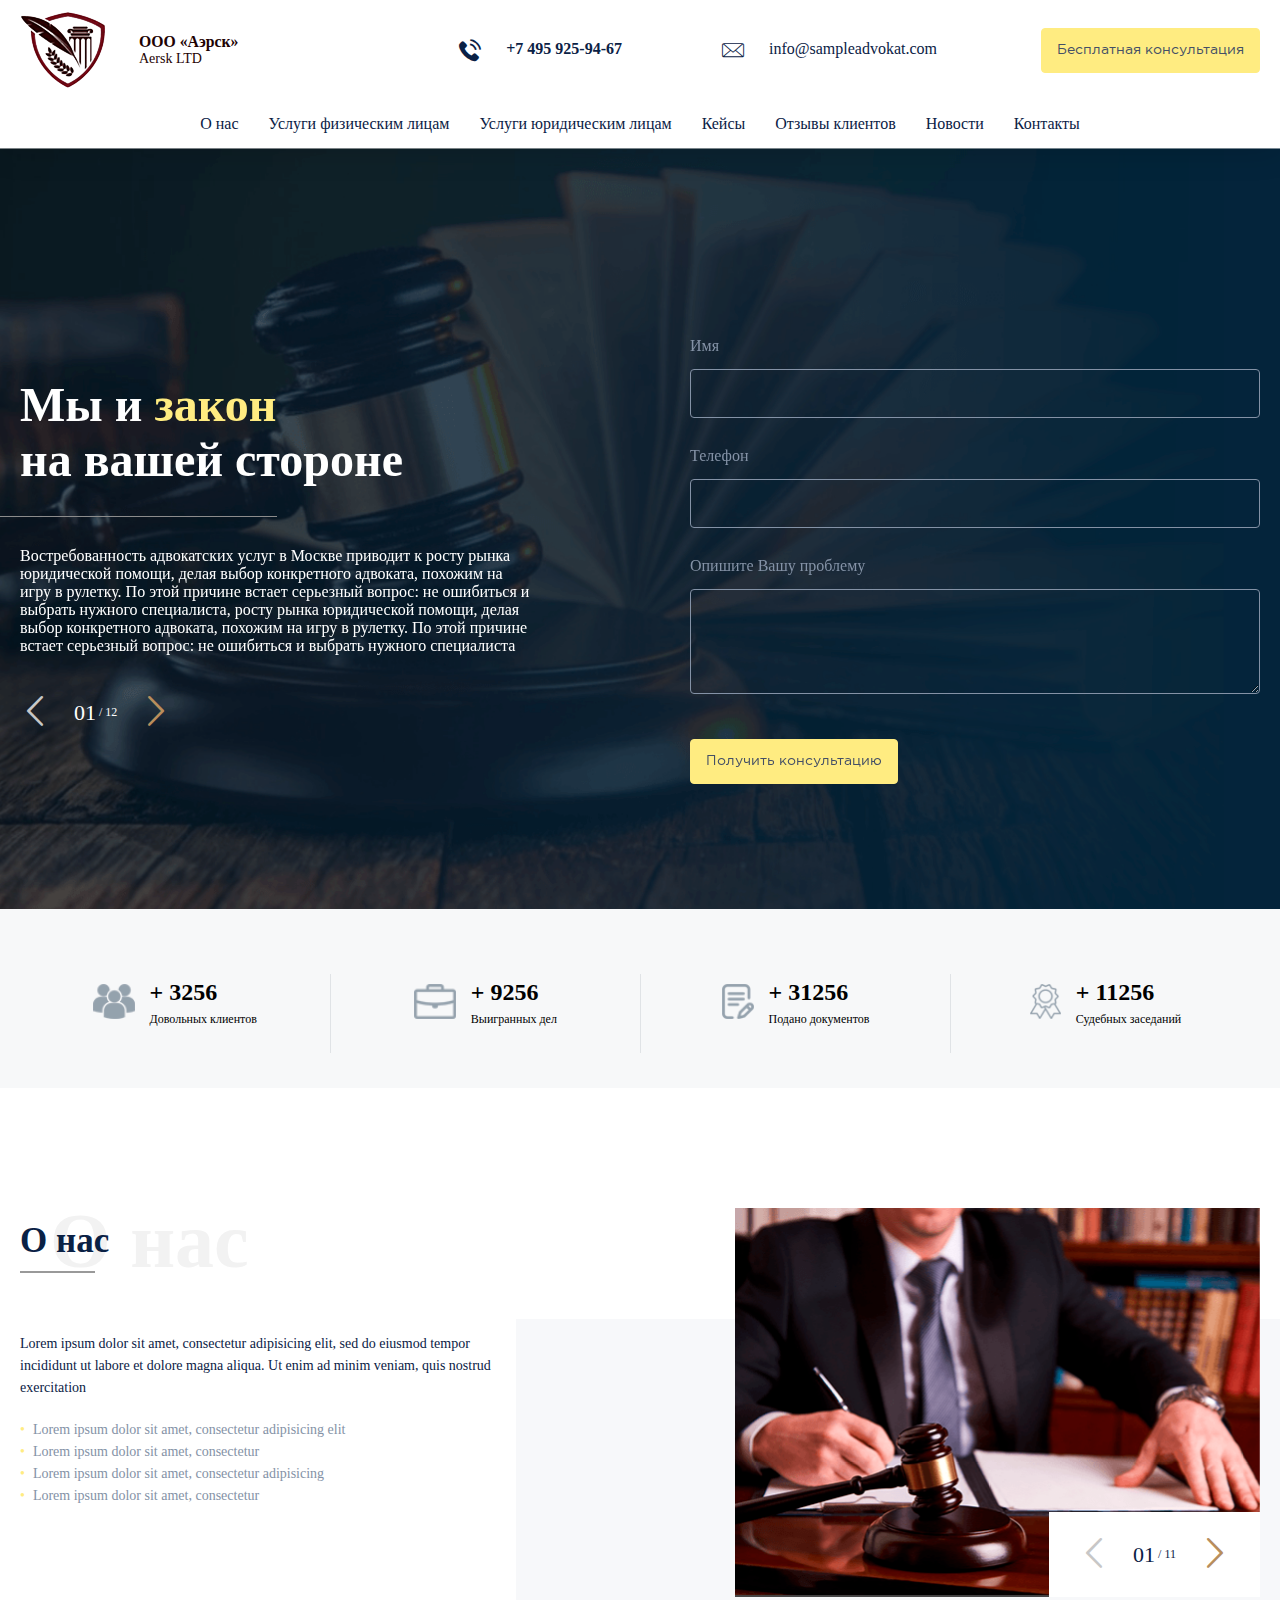
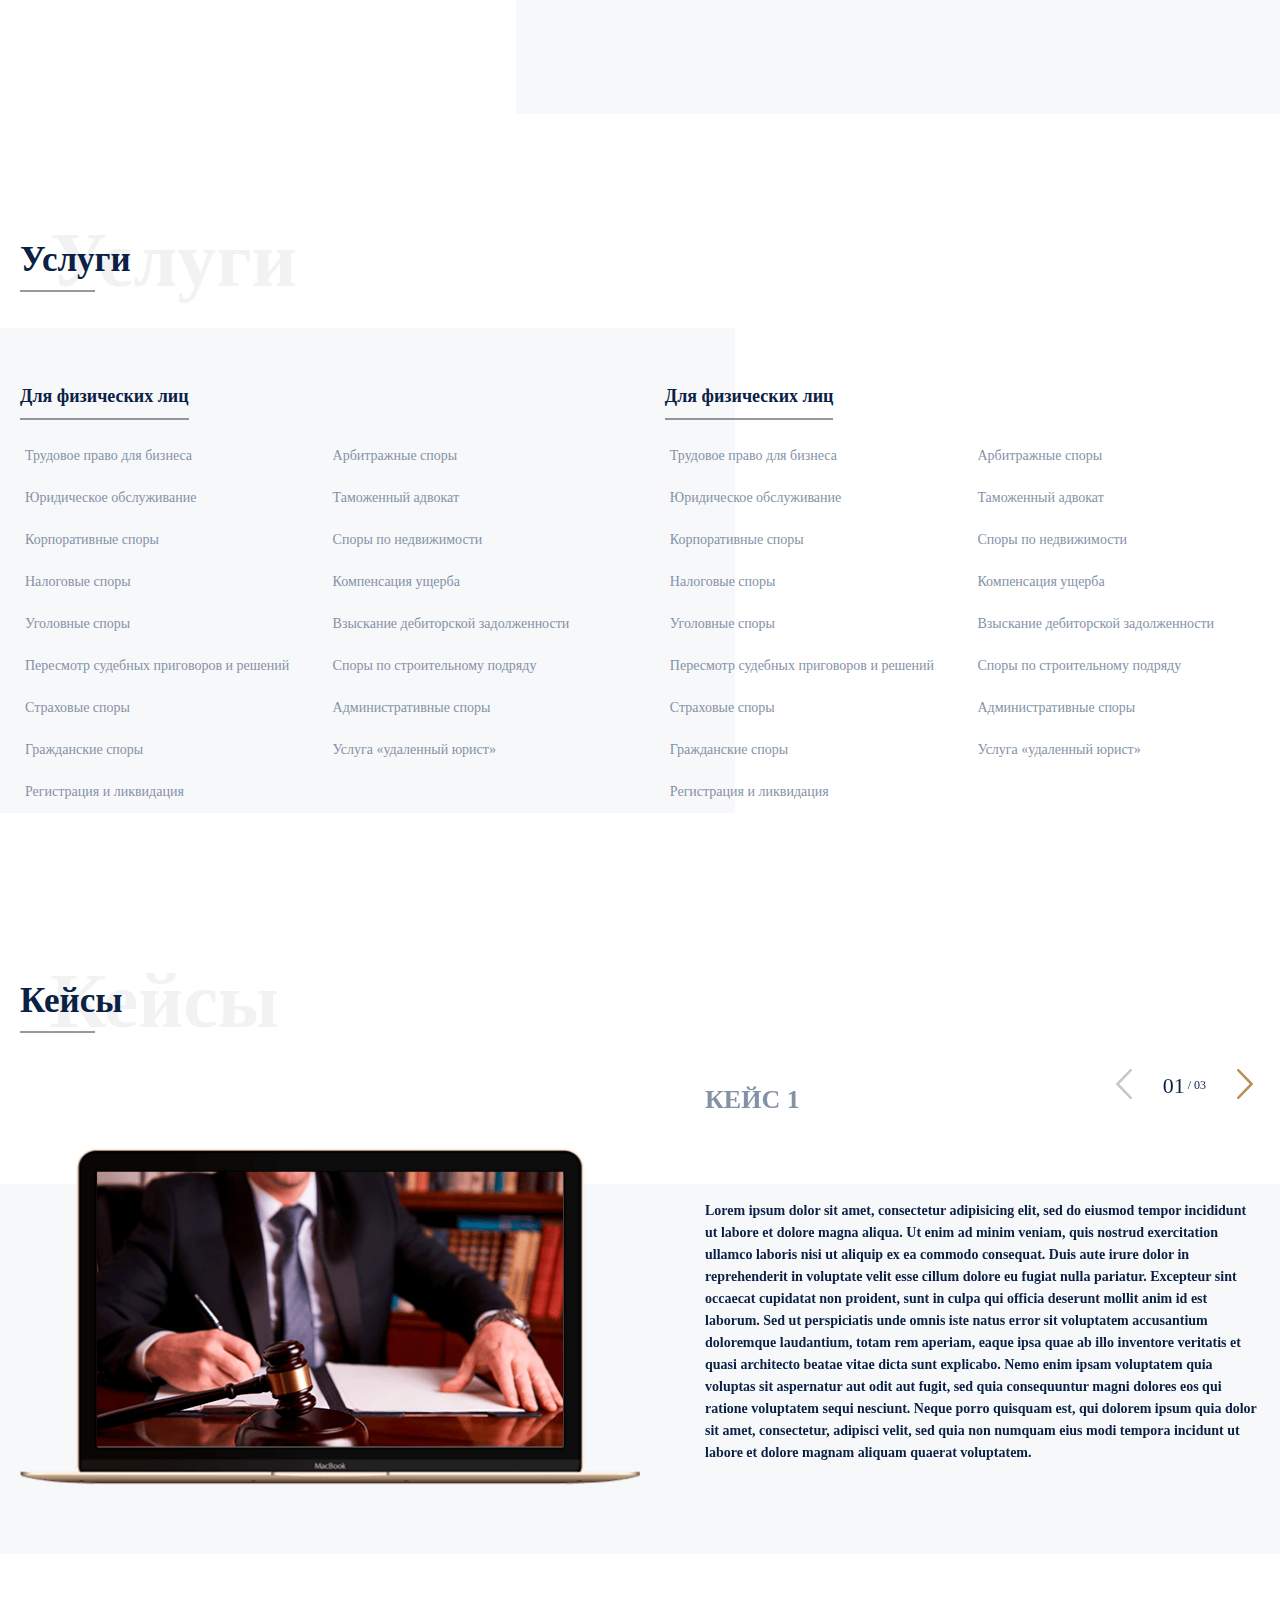
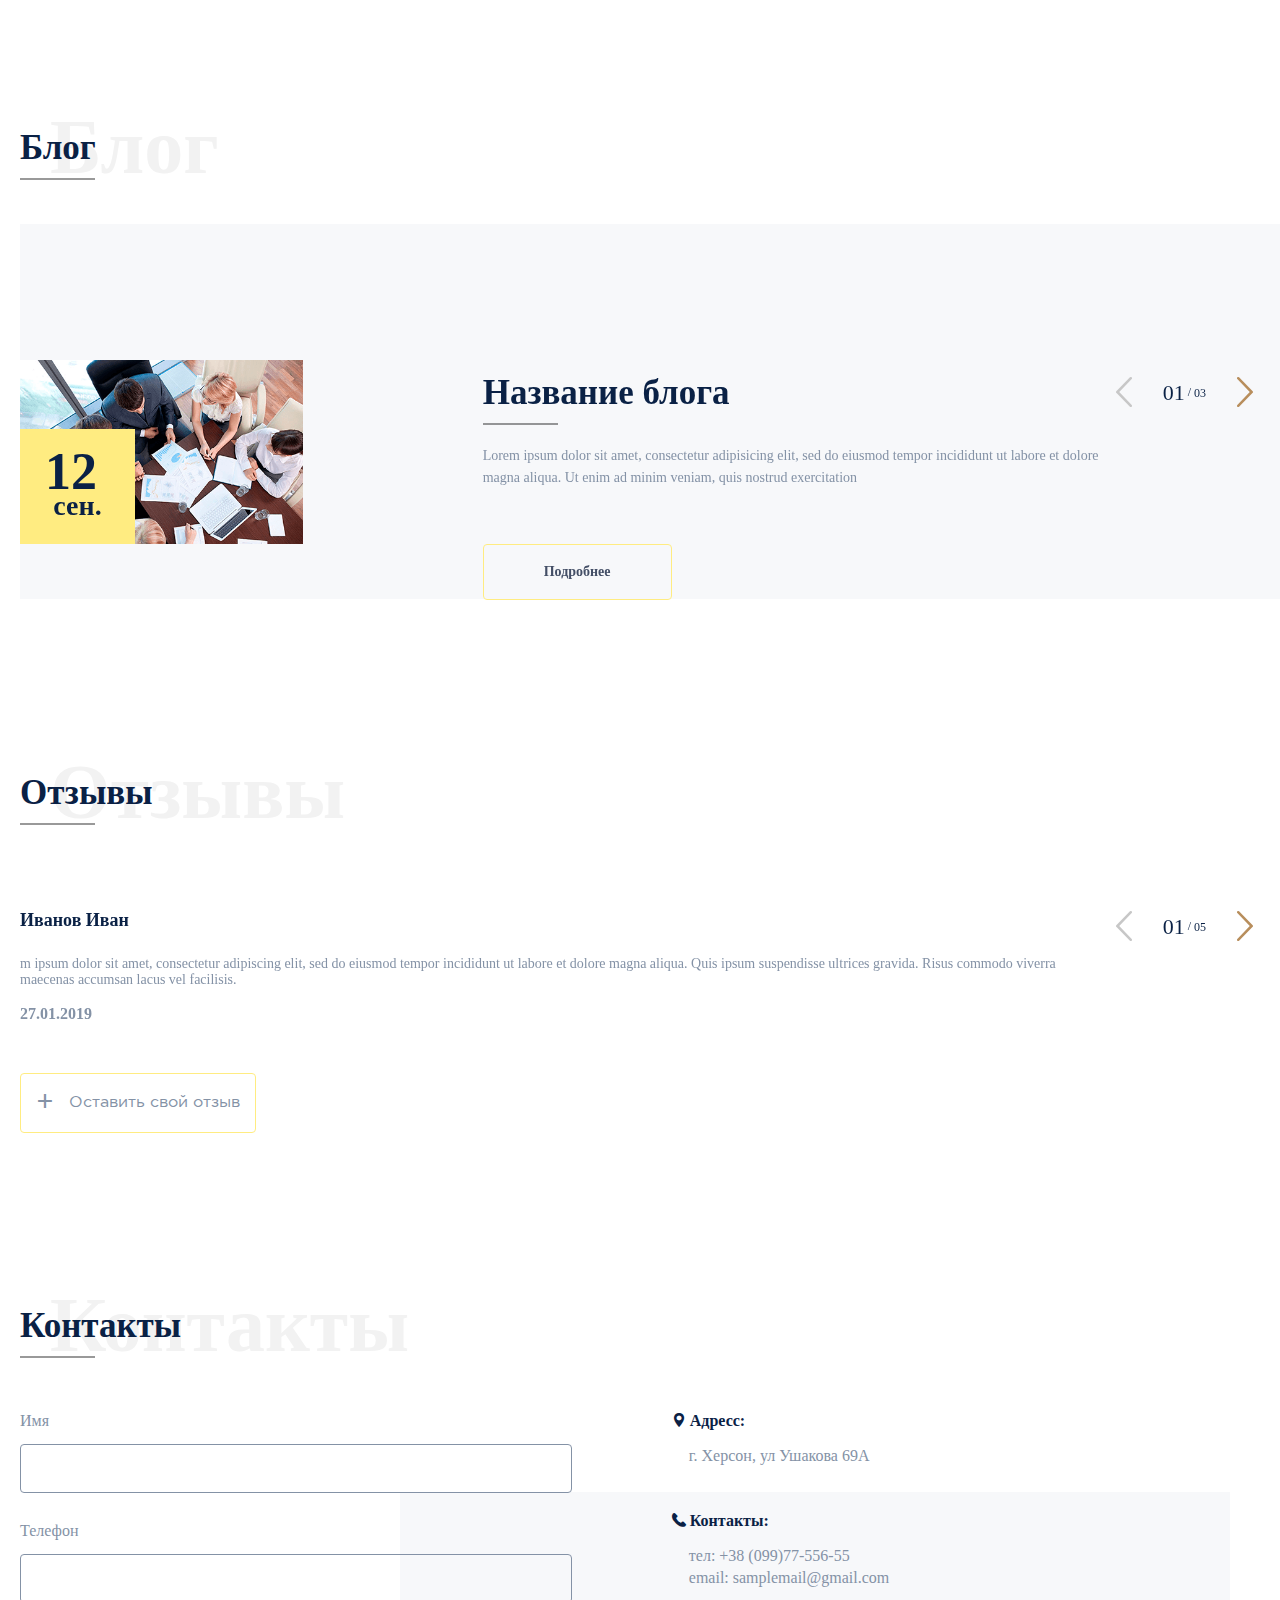
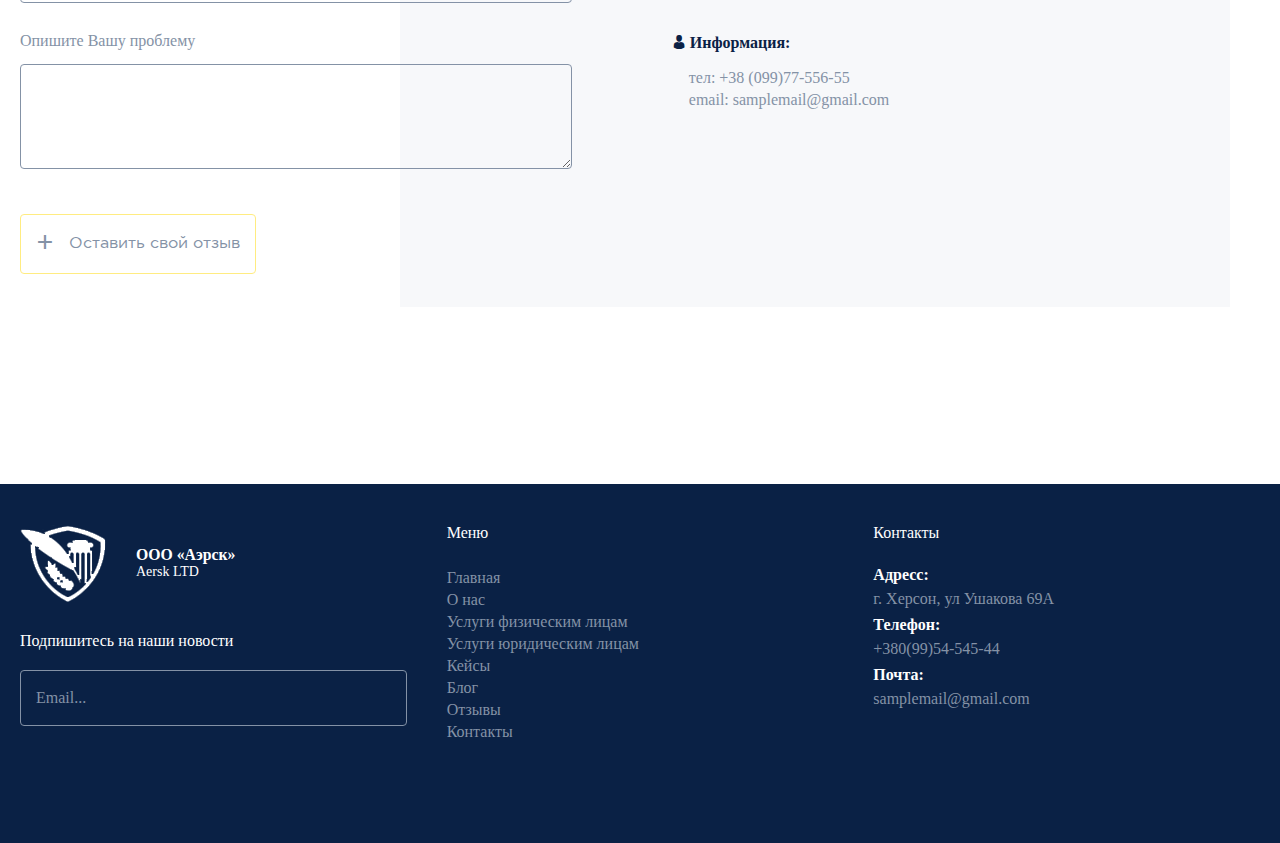
<file: index.html>
<!DOCTYPE html>
<html xmlns="http://www.w3.org/1999/xhtml">
<head>
    <meta http-equiv="Content-Type" content="text/html; charset=utf-8"/>
    <meta name="format-detection" content="telephone=no">
    <meta name="viewport" content="width=device-width, initial-scale=1, user-scalable=no, maximum-scale=1">
    <title>Главная</title>
    <link rel="stylesheet" type="text/css" href="css/style.css"/>
</head>
<body class="loaded">
<!-- BODY -->

<div class="main-wrapper">
    <!-- HEADER -->
    <header>
        <div class="wrapper">
            <div class="header-top">
                <a href="index.html" class="logo">
                    <img src="img/logo.png" class="logo__img" alt="" title="">
                    <span class="logo__text">
                        <b>ООО «Аэрск»</b>
                        Aersk LTD
                    </span>
                </a>

                <div class="header-top__content">
                    <ul class="header-top__contacts">
                        <li><span class="icon icon-call"></span><a href="tel:+74959259467" class="header-top__contacts-link"><b>+7 495 925-94-67</b></a></li>
                        <li><span class="icon icon-mail-closed"></span><a href="mailto:info@sampleadvokat.com" class="header-top__contacts-link">info@sampleadvokat.com</a></li>
                    </ul>

                    <a href="#00" class="button-style">Бесплатная консультация</a>
                </div>
            </div>

            <div class="header-menu">
                <button class="header-menu__burger">
                    <hr class="header-menu__burger-line header-menu__burger-line_1">
                    <hr class="header-menu__burger-line header-menu__burger-line_2">
                    <hr class="header-menu__burger-line header-menu__burger-line_3">
                </button>

                <nav class="header-menu__list">
                    <a href="about-us.html" class="header-menu__link">О нас</a>
                    <a href="services.html" class="header-menu__link">Услуги физическим лицам</a>
                    <a href="services.html" class="header-menu__link">Услуги юридическим лицам</a>
                    <a href="cases.html" class="header-menu__link">Кейсы</a>
                    <a href="reviews.html" class="header-menu__link">Отзывы клиентов</a>
                    <a href="news.html" class="header-menu__link">Новости</a>
                    <a href="contacts.html" class="header-menu__link">Контакты</a>
                </nav>
            </div>
        </div>
    </header>
    <!-- HEADER END -->

    <!-- CONTENT -->
    <main class="content">
        <section class="section main-section">
            <img src="img/main-section-bg.png" class="main-section__background" alt="" title="">

            <div class="wrapper">
                <div class="main-section-content">
                    <div class="slider">
                        <div class="slick-slider">
                            <div class="slider__item">
                                <p class="slider__caption">Мы и <span>закон</span>
                                    на вашей стороне</p>

                                <p class="slider__text">Востребованность адвокатских услуг в Москве приводит к
                                    росту рынка юридической помощи, делая выбор конкретного
                                    адвоката, похожим на игру в рулетку. По этой причине встает
                                    серьезный вопрос: не ошибиться и выбрать нужного специалиста,
                                    росту рынка юридической помощи, делая выбор конкретного
                                    адвоката, похожим на игру в рулетку. По этой причине встает
                                    серьезный вопрос: не ошибиться и выбрать нужного специалиста</p>
                            </div>
                            <div class="slider__item">
                                <p class="slider__caption">Мы и <span>закон</span>
                                    на вашей стороне</p>

                                <p class="slider__text">Востребованность адвокатских услуг в Москве приводит к
                                    росту рынка юридической помощи, делая выбор конкретного
                                    адвоката, похожим на игру в рулетку. По этой причине встает
                                    серьезный вопрос: не ошибиться и выбрать нужного специалиста,
                                    росту рынка юридической помощи, делая выбор конкретного
                                    адвоката, похожим на игру в рулетку. По этой причине встает
                                    серьезный вопрос: не ошибиться и выбрать нужного специалиста</p>
                            </div>
                            <div class="slider__item">
                                <p class="slider__caption">Мы и <span>закон</span>
                                    на вашей стороне</p>

                                <p class="slider__text">Востребованность адвокатских услуг в Москве приводит к
                                    росту рынка юридической помощи, делая выбор конкретного
                                    адвоката, похожим на игру в рулетку. По этой причине встает
                                    серьезный вопрос: не ошибиться и выбрать нужного специалиста,
                                    росту рынка юридической помощи, делая выбор конкретного
                                    адвоката, похожим на игру в рулетку. По этой причине встает
                                    серьезный вопрос: не ошибиться и выбрать нужного специалиста</p>
                            </div>
                            <div class="slider__item">
                                <p class="slider__caption">Мы и <span>закон</span>
                                    на вашей стороне</p>

                                <p class="slider__text">Востребованность адвокатских услуг в Москве приводит к
                                    росту рынка юридической помощи, делая выбор конкретного
                                    адвоката, похожим на игру в рулетку. По этой причине встает
                                    серьезный вопрос: не ошибиться и выбрать нужного специалиста,
                                    росту рынка юридической помощи, делая выбор конкретного
                                    адвоката, похожим на игру в рулетку. По этой причине встает
                                    серьезный вопрос: не ошибиться и выбрать нужного специалиста</p>
                            </div>
                            <div class="slider__item">
                                <p class="slider__caption">Мы и <span>закон</span>
                                    на вашей стороне</p>

                                <p class="slider__text">Востребованность адвокатских услуг в Москве приводит к
                                    росту рынка юридической помощи, делая выбор конкретного
                                    адвоката, похожим на игру в рулетку. По этой причине встает
                                    серьезный вопрос: не ошибиться и выбрать нужного специалиста,
                                    росту рынка юридической помощи, делая выбор конкретного
                                    адвоката, похожим на игру в рулетку. По этой причине встает
                                    серьезный вопрос: не ошибиться и выбрать нужного специалиста</p>
                            </div>
                            <div class="slider__item">
                                <p class="slider__caption">Мы и <span>закон</span>
                                    на вашей стороне</p>

                                <p class="slider__text">Востребованность адвокатских услуг в Москве приводит к
                                    росту рынка юридической помощи, делая выбор конкретного
                                    адвоката, похожим на игру в рулетку. По этой причине встает
                                    серьезный вопрос: не ошибиться и выбрать нужного специалиста,
                                    росту рынка юридической помощи, делая выбор конкретного
                                    адвоката, похожим на игру в рулетку. По этой причине встает
                                    серьезный вопрос: не ошибиться и выбрать нужного специалиста</p>
                            </div>
                            <div class="slider__item">
                                <p class="slider__caption">Мы и <span>закон</span>
                                    на вашей стороне</p>

                                <p class="slider__text">Востребованность адвокатских услуг в Москве приводит к
                                    росту рынка юридической помощи, делая выбор конкретного
                                    адвоката, похожим на игру в рулетку. По этой причине встает
                                    серьезный вопрос: не ошибиться и выбрать нужного специалиста,
                                    росту рынка юридической помощи, делая выбор конкретного
                                    адвоката, похожим на игру в рулетку. По этой причине встает
                                    серьезный вопрос: не ошибиться и выбрать нужного специалиста</p>
                            </div>
                            <div class="slider__item">
                                <p class="slider__caption">Мы и <span>закон</span>
                                    на вашей стороне</p>

                                <p class="slider__text">Востребованность адвокатских услуг в Москве приводит к
                                    росту рынка юридической помощи, делая выбор конкретного
                                    адвоката, похожим на игру в рулетку. По этой причине встает
                                    серьезный вопрос: не ошибиться и выбрать нужного специалиста,
                                    росту рынка юридической помощи, делая выбор конкретного
                                    адвоката, похожим на игру в рулетку. По этой причине встает
                                    серьезный вопрос: не ошибиться и выбрать нужного специалиста</p>
                            </div>
                            <div class="slider__item">
                                <p class="slider__caption">Мы и <span>закон</span>
                                    на вашей стороне</p>

                                <p class="slider__text">Востребованность адвокатских услуг в Москве приводит к
                                    росту рынка юридической помощи, делая выбор конкретного
                                    адвоката, похожим на игру в рулетку. По этой причине встает
                                    серьезный вопрос: не ошибиться и выбрать нужного специалиста,
                                    росту рынка юридической помощи, делая выбор конкретного
                                    адвоката, похожим на игру в рулетку. По этой причине встает
                                    серьезный вопрос: не ошибиться и выбрать нужного специалиста</p>
                            </div>
                            <div class="slider__item">
                                <p class="slider__caption">Мы и <span>закон</span>
                                    на вашей стороне</p>

                                <p class="slider__text">Востребованность адвокатских услуг в Москве приводит к
                                    росту рынка юридической помощи, делая выбор конкретного
                                    адвоката, похожим на игру в рулетку. По этой причине встает
                                    серьезный вопрос: не ошибиться и выбрать нужного специалиста,
                                    росту рынка юридической помощи, делая выбор конкретного
                                    адвоката, похожим на игру в рулетку. По этой причине встает
                                    серьезный вопрос: не ошибиться и выбрать нужного специалиста</p>
                            </div>
                            <div class="slider__item">
                                <p class="slider__caption">Мы и <span>закон</span>
                                    на вашей стороне</p>

                                <p class="slider__text">Востребованность адвокатских услуг в Москве приводит к
                                    росту рынка юридической помощи, делая выбор конкретного
                                    адвоката, похожим на игру в рулетку. По этой причине встает
                                    серьезный вопрос: не ошибиться и выбрать нужного специалиста,
                                    росту рынка юридической помощи, делая выбор конкретного
                                    адвоката, похожим на игру в рулетку. По этой причине встает
                                    серьезный вопрос: не ошибиться и выбрать нужного специалиста</p>
                            </div>
                            <div class="slider__item">
                                <p class="slider__caption">Мы и <span>закон</span>
                                    на вашей стороне</p>

                                <p class="slider__text">Востребованность адвокатских услуг в Москве приводит к
                                    росту рынка юридической помощи, делая выбор конкретного
                                    адвоката, похожим на игру в рулетку. По этой причине встает
                                    серьезный вопрос: не ошибиться и выбрать нужного специалиста,
                                    росту рынка юридической помощи, делая выбор конкретного
                                    адвоката, похожим на игру в рулетку. По этой причине встает
                                    серьезный вопрос: не ошибиться и выбрать нужного специалиста</p>
                            </div>
                        </div>

                        <div class="slider__custom-nav">
                            <div class="slider__count">
                                <span class="slider__count-current"></span>
                                /
                                <span class="slider__count-total"></span>
                            </div>
                        </div>
                    </div>

                    <form action="" method="" class="form">
                        <label class="form__label">
                            <span class="form__label-text">Имя</span>
                            <input type="text" class="form__field">
                        </label>

                        <label class="form__label">
                            <span class="form__label-text">Телефон</span>
                            <input type="text" class="form__field">
                        </label>

                        <label class="form__label">
                            <span class="form__label-text">Опишите Вашу проблему</span>
                            <textarea class="form__field form__field_area"></textarea>
                        </label>

                        <button type="submit" class="form__submit button-style">Получить консультацию</button>
                    </form>
                </div>
            </div>
        </section>

        <section class="section main-advantages">
            <div class="wrapper">
                <div class="advantages">
                    <div class="advantages__box">
                        <img src="img/advantage-01.png" class="advantages__img" alt="" title="">
                        <p class="advantages__text"><span class="advantages__value">+ 3256</span>Довольных клиентов</p>
                    </div>

                    <div class="advantages__box">
                        <img src="img/advantage-02.png" class="advantages__img" alt="" title="">
                        <p class="advantages__text"><span class="advantages__value">+ 9256</span>Выигранных дел</p>
                    </div>

                    <div class="advantages__box">
                        <img src="img/advantage-03.png" class="advantages__img" alt="" title="">
                        <p class="advantages__text"><span class="advantages__value">+ 31256</span>Подано документов</p>
                    </div>

                    <div class="advantages__box">
                        <img src="img/advantage-04.png" class="advantages__img" alt="" title="">
                        <p class="advantages__text"><span class="advantages__value">+ 11256</span>Судебных заседаний</p>
                    </div>
                </div>
            </div>
        </section>

        <section class="section main-about-us">
            <div class="wrapper">
                <div class="about-us">
                    <div class="about-us__content">
                        <h2 class="title" data-title="О нас">О нас</h2>

                        <p class="about-us__text">Lorem ipsum dolor sit amet, consectetur adipisicing elit, sed do eiusmod tempor incididunt ut labore et dolore magna aliqua. Ut
                            enim ad minim veniam,
                            quis nostrud exercitation</p>

                        <ul class="about-us__list">
                            <li class="about-us__list-item">Lorem ipsum dolor sit amet, consectetur adipisicing elit</li>
                            <li class="about-us__list-item">Lorem ipsum dolor sit amet, consectetur</li>
                            <li class="about-us__list-item">Lorem ipsum dolor sit amet, consectetur adipisicing</li>
                            <li class="about-us__list-item">Lorem ipsum dolor sit amet, consectetur</li>
                        </ul>
                    </div>

                    <div class="slider">
                        <div class="slick-slider">
                            <div class="slider__item">
                                <img src="img/about-us-01.png" alt="" title="">
                            </div>
                            <div class="slider__item">
                                <img src="img/about-us-01.png" alt="" title="">
                            </div>
                            <div class="slider__item">
                                <img src="img/about-us-01.png" alt="" title="">
                            </div>
                            <div class="slider__item">
                                <img src="img/about-us-01.png" alt="" title="">
                            </div>
                            <div class="slider__item">
                                <img src="img/about-us-01.png" alt="" title="">
                            </div>
                            <div class="slider__item">
                                <img src="img/about-us-01.png" alt="" title="">
                            </div>
                            <div class="slider__item">
                                <img src="img/about-us-01.png" alt="" title="">
                            </div>
                            <div class="slider__item">
                                <img src="img/about-us-01.png" alt="" title="">
                            </div>
                            <div class="slider__item">
                                <img src="img/about-us-01.png" alt="" title="">
                            </div>
                            <div class="slider__item">
                                <img src="img/about-us-01.png" alt="" title="">
                            </div>
                            <div class="slider__item">
                                <img src="img/about-us-01.png" alt="" title="">
                            </div>
                        </div>

                        <div class="slider__custom-nav">
                            <div class="slider__count">
                                <span class="slider__count-current"></span>
                                /
                                <span class="slider__count-total"></span>
                            </div>
                        </div>
                    </div>
                </div>
            </div>
        </section>

        <section class="section main-services">
            <div class="wrapper">
                <div class="section-services-content">
                    <h2 class="title" data-title="Услуги">Услуги</h2>

                    <div class="services">
                        <div class="services__box">
                            <h3 class="services__title"><a href="#">Для физических лиц</a></h3>

                            <ul class="services__list">
                                <li class="services__list-item"><a href="#" class="services__list-link">Трудовое право для бизнеса</a></li>
                                <li class="services__list-item"><a href="#" class="services__list-link">Арбитражные споры</a></li>
                                <li class="services__list-item"><a href="#" class="services__list-link">Юридическое обслуживание</a></li>
                                <li class="services__list-item"><a href="#" class="services__list-link">Таможенный адвокат</a></li>
                                <li class="services__list-item"><a href="#" class="services__list-link">Корпоративные споры</a></li>
                                <li class="services__list-item"><a href="#" class="services__list-link">Споры по недвижимости</a></li>
                                <li class="services__list-item"><a href="#" class="services__list-link">Налоговые споры</a></li>
                                <li class="services__list-item"><a href="#" class="services__list-link">Компенсация ущерба</a></li>
                                <li class="services__list-item"><a href="#" class="services__list-link">Уголовные споры</a></li>
                                <li class="services__list-item"><a href="#" class="services__list-link">Взыскание дебиторской задолженности</a></li>
                                <li class="services__list-item"><a href="#" class="services__list-link">Пересмотр судебных приговоров и решений</a></li>
                                <li class="services__list-item"><a href="#" class="services__list-link">Споры по строительному подряду</a></li>
                                <li class="services__list-item"><a href="#" class="services__list-link">Страховые споры</a></li>
                                <li class="services__list-item"><a href="#" class="services__list-link">Административные споры</a></li>
                                <li class="services__list-item"><a href="#" class="services__list-link">Гражданские споры</a></li>
                                <li class="services__list-item"><a href="#" class="services__list-link">Услуга «удаленный юрист»</a></li>
                                <li class="services__list-item"><a href="#" class="services__list-link">Регистрация и ликвидация</a></li>
                            </ul>
                        </div>

                        <div class="services__box">
                            <h3 class="services__title"><a href="#">Для физических лиц</a></h3>

                            <ul class="services__list">
                                <li class="services__list-item"><a href="#" class="services__list-link">Трудовое право для бизнеса</a></li>
                                <li class="services__list-item"><a href="#" class="services__list-link">Арбитражные споры</a></li>
                                <li class="services__list-item"><a href="#" class="services__list-link">Юридическое обслуживание</a></li>
                                <li class="services__list-item"><a href="#" class="services__list-link">Таможенный адвокат</a></li>
                                <li class="services__list-item"><a href="#" class="services__list-link">Корпоративные споры</a></li>
                                <li class="services__list-item"><a href="#" class="services__list-link">Споры по недвижимости</a></li>
                                <li class="services__list-item"><a href="#" class="services__list-link">Налоговые споры</a></li>
                                <li class="services__list-item"><a href="#" class="services__list-link">Компенсация ущерба</a></li>
                                <li class="services__list-item"><a href="#" class="services__list-link">Уголовные споры</a></li>
                                <li class="services__list-item"><a href="#" class="services__list-link">Взыскание дебиторской задолженности</a></li>
                                <li class="services__list-item"><a href="#" class="services__list-link">Пересмотр судебных приговоров и решений</a></li>
                                <li class="services__list-item"><a href="#" class="services__list-link">Споры по строительному подряду</a></li>
                                <li class="services__list-item"><a href="#" class="services__list-link">Страховые споры</a></li>
                                <li class="services__list-item"><a href="#" class="services__list-link">Административные споры</a></li>
                                <li class="services__list-item"><a href="#" class="services__list-link">Гражданские споры</a></li>
                                <li class="services__list-item"><a href="#" class="services__list-link">Услуга «удаленный юрист»</a></li>
                                <li class="services__list-item"><a href="#" class="services__list-link">Регистрация и ликвидация</a></li>
                            </ul>
                        </div>
                    </div>
                </div>
            </div>
        </section>

        <section class="section main-cases">
            <div class="wrapper">
                <div class="cases">
                    <h2 class="title" data-title="Кейсы">Кейсы</h2>

                    <div class="slider">
                        <div class="slick-slider">
                            <div class="slider__item">
                                <img src="img/cases-01.png" class="cases__slide-img" alt="" title="">

                                <div class="cases__slide-description">
                                    <p class="cases__slide-title">КЕЙС 1</p>
                                    <p class="cases__slide-text">Lorem ipsum dolor sit amet, consectetur adipisicing elit, sed do eiusmod tempor incididunt ut labore et dolore
                                        magna aliqua. Ut enim ad minim veniam, quis nostrud exercitation ullamco laboris nisi ut aliquip ex ea commodo consequat. Duis aute irure
                                        dolor in reprehenderit in voluptate velit esse cillum dolore eu fugiat nulla pariatur. Excepteur sint occaecat cupidatat non proident, sunt
                                        in culpa qui officia deserunt mollit anim id est laborum. Sed ut perspiciatis unde omnis iste natus error sit voluptatem accusantium
                                        doloremque laudantium, totam rem aperiam, eaque ipsa quae ab illo inventore veritatis et quasi architecto beatae vitae dicta sunt explicabo.
                                        Nemo enim ipsam voluptatem quia voluptas sit aspernatur aut odit aut fugit, sed quia consequuntur magni dolores eos qui ratione voluptatem
                                        sequi nesciunt. Neque porro quisquam est, qui dolorem ipsum quia dolor sit amet, consectetur,
                                        adipisci velit, sed quia non numquam eius modi tempora incidunt ut labore et dolore magnam aliquam quaerat voluptatem.</p>
                                </div>
                            </div>

                            <div class="slider__item">
                                <img src="img/cases-01.png" class="cases__slide-img" alt="" title="">

                                <div class="cases__slide-description">
                                    <p class="cases__slide-title">КЕЙС 1</p>
                                    <p class="cases__slide-text">Lorem ipsum dolor sit amet, consectetur adipisicing elit, sed do eiusmod tempor incididunt ut labore et dolore
                                        magna aliqua. Ut enim ad minim veniam, quis nostrud exercitation ullamco laboris nisi ut aliquip ex ea commodo consequat. Duis aute irure
                                        dolor in reprehenderit in voluptate velit esse cillum dolore eu fugiat nulla pariatur. Excepteur sint occaecat cupidatat non proident, sunt
                                        in culpa qui officia deserunt mollit anim id est laborum. Sed ut perspiciatis unde omnis iste natus error sit voluptatem accusantium
                                        doloremque laudantium, totam rem aperiam, eaque ipsa quae ab illo inventore veritatis et quasi architecto beatae vitae dicta sunt explicabo.
                                        Nemo enim ipsam voluptatem quia voluptas sit aspernatur aut odit aut fugit, sed quia consequuntur magni dolores eos qui ratione voluptatem
                                        sequi nesciunt. Neque porro quisquam est, qui dolorem ipsum quia dolor sit amet, consectetur,
                                        adipisci velit, sed quia non numquam eius modi tempora incidunt ut labore et dolore magnam aliquam quaerat voluptatem.</p>
                                </div>
                            </div>

                            <div class="slider__item">
                                <img src="img/cases-01.png" class="cases__slide-img" alt="" title="">

                                <div class="cases__slide-description">
                                    <p class="cases__slide-title">КЕЙС 1</p>
                                    <p class="cases__slide-text">Lorem ipsum dolor sit amet, consectetur adipisicing elit, sed do eiusmod tempor incididunt ut labore et dolore
                                        magna aliqua. Ut enim ad minim veniam, quis nostrud exercitation ullamco laboris nisi ut aliquip ex ea commodo consequat. Duis aute irure
                                        dolor in reprehenderit in voluptate velit esse cillum dolore eu fugiat nulla pariatur. Excepteur sint occaecat cupidatat non proident, sunt
                                        in culpa qui officia deserunt mollit anim id est laborum. Sed ut perspiciatis unde omnis iste natus error sit voluptatem accusantium
                                        doloremque laudantium, totam rem aperiam, eaque ipsa quae ab illo inventore veritatis et quasi architecto beatae vitae dicta sunt explicabo.
                                        Nemo enim ipsam voluptatem quia voluptas sit aspernatur aut odit aut fugit, sed quia consequuntur magni dolores eos qui ratione voluptatem
                                        sequi nesciunt. Neque porro quisquam est, qui dolorem ipsum quia dolor sit amet, consectetur,
                                        adipisci velit, sed quia non numquam eius modi tempora incidunt ut labore et dolore magnam aliquam quaerat voluptatem.</p>
                                </div>
                            </div>
                        </div>

                        <div class="slider__custom-nav">
                            <div class="slider__count">
                                <span class="slider__count-current"></span>
                                /
                                <span class="slider__count-total"></span>
                            </div>
                        </div>
                    </div>
                </div>
            </div>
        </section>

        <section class="section main-blog">
            <div class="wrapper">
                <div class="blog">
                    <h2 class="title" data-title="Блог">Блог</h2>

                    <div class="slider">
                        <div class="slick-slider">
                            <div class="slider__item">
                                <div class="blog__slide-img-wrap">
                                    <img src="img/blog-slide-01.png" class="blog__slide-image" alt="" title="">
                                    <span class="blog__slide-image-date" data-month="сен.">12</span>
                                </div>

                                <div class="blog__slide-description">
                                    <p class="blog__slide-title">Название блога</p>
                                    <p class="blog__slide-text">Lorem ipsum dolor sit amet, consectetur adipisicing elit, sed do eiusmod tempor incididunt ut labore et dolore magna
                                        aliqua. Ut enim ad minim veniam, quis nostrud exercitation</p>
                                    <a href="blog-page.html" class="blog__slide-link button-style button-style_transparent"><b>Подробнее</b></a>
                                </div>
                            </div>

                            <div class="slider__item">
                                <div class="blog__slide-img-wrap">
                                    <img src="img/blog-slide-01.png" class="blog__slide-image" alt="" title="">
                                    <span class="blog__slide-image-date" data-month="сен.">12</span>
                                </div>

                                <div class="blog__slide-description">
                                    <p class="blog__slide-title">Название блога</p>
                                    <p class="blog__slide-text">Lorem ipsum dolor sit amet, consectetur adipisicing elit, sed do eiusmod tempor incididunt ut labore et dolore magna
                                        aliqua. Ut enim ad minim veniam, quis nostrud exercitation</p>
                                    <a href="blog-page.html" class="blog__slide-link button-style button-style_transparent"><b>Подробнее</b></a>
                                </div>
                            </div>

                            <div class="slider__item">
                                <div class="blog__slide-img-wrap">
                                    <img src="img/blog-slide-01.png" class="blog__slide-image" alt="" title="">
                                    <span class="blog__slide-image-date" data-month="сен.">12</span>
                                </div>

                                <div class="blog__slide-description">
                                    <p class="blog__slide-title">Название блога</p>
                                    <p class="blog__slide-text">Lorem ipsum dolor sit amet, consectetur adipisicing elit, sed do eiusmod tempor incididunt ut labore et dolore magna
                                        aliqua. Ut enim ad minim veniam, quis nostrud exercitation</p>
                                    <a href="blog-page.html" class="blog__slide-link button-style button-style_transparent"><b>Подробнее</b></a>
                                </div>
                            </div>
                        </div>

                        <div class="slider__custom-nav">
                            <div class="slider__count">
                                <span class="slider__count-current"></span>
                                /
                                <span class="slider__count-total"></span>
                            </div>
                        </div>
                    </div>
                </div>
            </div>
        </section>

        <section class="section main-reviews">
            <div class="wrapper">
                <div class="reviews">
                    <h2 class="title" data-title="Отзывы">Отзывы</h2>

                    <div class="slider">
                        <div class="slick-slider reviews-slider">
                            <div class="slider__item">
                                <p class="reviews__slide-caption">Иванов Иван</p>
                                <p class="reviews__slide-text">m ipsum dolor sit amet, consectetur adipiscing elit, sed do eiusmod tempor incididunt ut labore et dolore magna
                                    aliqua. Quis ipsum suspendisse ultrices gravida. Risus commodo viverra maecenas accumsan lacus vel facilisis.</p>
                                <time class="reviews__slide-date">27.01.2019</time>
                            </div>

                            <div class="slider__item">
                                <p class="reviews__slide-caption">Иванов Иван</p>
                                <p class="reviews__slide-text">m ipsum dolor sit amet, consectetur adipiscing elit, sed do eiusmod tempor incididunt ut labore et dolore magna
                                    aliqua. Quis ipsum suspendisse ultrices gravida. Risus commodo viverra maecenas accumsan lacus vel facilisis.</p>
                                <time class="reviews__slide-date">27.01.2019</time>
                            </div>

                            <div class="slider__item">
                                <p class="reviews__slide-caption">Иванов Иван</p>
                                <p class="reviews__slide-text">m ipsum dolor sit amet, consectetur adipiscing elit, sed do eiusmod tempor incididunt ut labore et dolore magna
                                    aliqua. Quis ipsum suspendisse ultrices gravida. Risus commodo viverra maecenas accumsan lacus vel facilisis.</p>
                                <time class="reviews__slide-date">27.01.2019</time>
                            </div>

                            <div class="slider__item">
                                <p class="reviews__slide-caption">Иванов Иван</p>
                                <p class="reviews__slide-text">m ipsum dolor sit amet, consectetur adipiscing elit, sed do eiusmod tempor incididunt ut labore et dolore magna
                                    aliqua. Quis ipsum suspendisse ultrices gravida. Risus commodo viverra maecenas accumsan lacus vel facilisis.</p>
                                <time class="reviews__slide-date">27.01.2019</time>
                            </div>

                            <div class="slider__item">
                                <p class="reviews__slide-caption">Иванов Иван</p>
                                <p class="reviews__slide-text">m ipsum dolor sit amet, consectetur adipiscing elit, sed do eiusmod tempor incididunt ut labore et dolore magna
                                    aliqua. Quis ipsum suspendisse ultrices gravida. Risus commodo viverra maecenas accumsan lacus vel facilisis.</p>
                                <time class="reviews__slide-date">27.01.2019</time>
                            </div>
                        </div>

                        <div class="slider__custom-nav">
                            <div class="slider__count">
                                <span class="slider__count-current"></span>
                                /
                                <span class="slider__count-total"></span>
                            </div>
                        </div>
                    </div>

                    <a href="#" class="reviews__button button-style button-style_transparent">Оставить свой отзыв</a>
                </div>
            </div>
        </section>

        <section class="section main-contacts">
            <div class="wrapper">
                <h2 class="title" data-title="Контакты">Контакты</h2>

                <div class="contacts">
                    <form action="" method="" class="form">
                        <label class="form__label">
                            <span class="form__label-text">Имя</span>
                            <input type="text" class="form__field">
                        </label>

                        <label class="form__label">
                            <span class="form__label-text">Телефон</span>
                            <input type="text" class="form__field">
                        </label>

                        <label class="form__label">
                            <span class="form__label-text">Опишите Вашу проблему</span>
                            <textarea class="form__field form__field_area"></textarea>
                        </label>

                        <button type="submit" class="form__submit reviews__button button-style button-style_transparent">Оставить свой отзыв</button>
                    </form>

                    <div class="contacts__content">
                        <div class="contacts-box">
                            <p class="contacts-box__caption"><span class="icon icon-flags"></span> Адресс:</p>

                            <ul class="contacts-box__list">
                                <li class="contacts-box__list-item">г. Херсон, ул Ушакова 69А</li>
                            </ul>
                        </div>

                        <div class="contacts-box">
                            <p class="contacts-box__caption"><span class="icon icon-call-answer"></span> Контакты:</p>

                            <ul class="contacts-box__list">
                                <li class="contacts-box__list-item">тел: <a href="tel:+380997755655">+38 (099)77-556-55</a></li>
                                <li class="contacts-box__list-item">email: <a href="mailto:samplemail@gmail.com">samplemail@gmail.com</a></li>
                            </ul>
                        </div>

                        <div class="contacts-box">
                            <p class="contacts-box__caption"><span class="icon icon-user"></span> Информация:</p>

                            <ul class="contacts-box__list">
                                <li class="contacts-box__list-item">тел: <a href="tel:+380997755655">+38 (099)77-556-55</a></li>
                                <li class="contacts-box__list-item">email: <a href="mailto:samplemail@gmail.com">samplemail@gmail.com</a></li>
                            </ul>
                        </div>
                    </div>
                </div>
            </div>
        </section>
    </main>
    <!-- CONTENT END -->

    <!-- FOOTER -->
    <footer>
        <div class="wrapper">
            <div class="footer-content">
                <div class="footer-content__box">
                    <a href="index.html" class="logo">
                        <img src="img/logo_white.png" class="logo__img" alt="" title="">
                        <span class="logo__text">
                        <b>ООО «Аэрск»</b>
                        Aersk LTD
                    </span>
                    </a>

                    <form action="" method="" class="subscribe-form">
                        <label class="subscribe-form__label">
                            <span class="subscribe-form__label-text">Подпишитесь на наши новости</span>
                            <input type="text" class="subscribe-form__field" placeholder="Email...">
                        </label>
                    </form>
                </div>

                <div class="footer-content__box">
                    <p class="footer-content__caption">Меню</p>

                    <nav class="footer-content__nav">
                        <a href="#01" class="footer-content__nav-link">Главная</a>
                        <a href="#02" class="footer-content__nav-link">О нас</a>
                        <a href="#03" class="footer-content__nav-link">Услуги физическим лицам</a>
                        <a href="#04" class="footer-content__nav-link">Услуги юридическим лицам</a>
                        <a href="#05" class="footer-content__nav-link">Кейсы</a>
                        <a href="#06" class="footer-content__nav-link">Блог</a>
                        <a href="#07" class="footer-content__nav-link">Отзывы</a>
                        <a href="#08" class="footer-content__nav-link">Контакты</a>
                    </nav>
                </div>

                <div class="footer-content__box">
                    <p class="footer-content__caption">Контакты</p>

                    <div class="contacts-box">
                        <p class="contacts-box__caption">Адресс:</p>

                        <ul class="contacts-box__list">
                            <li class="contacts-box__list-item">г. Херсон, ул Ушакова 69А</li>
                        </ul>
                    </div>

                    <div class="contacts-box">
                        <p class="contacts-box__caption">Телефон:</p>

                        <ul class="contacts-box__list">
                            <li class="contacts-box__list-item"><a href="tel:+380995454544">+380(99)54-545-44</a></li>
                        </ul>
                    </div>

                    <div class="contacts-box">
                        <p class="contacts-box__caption">Почта:</p>

                        <ul class="contacts-box__list">
                            <li class="contacts-box__list-item"><a href="mailto:samplemail@gmail.com">samplemail@gmail.com</a></li>
                        </ul>
                    </div>
                </div>
            </div>
        </div>
    </footer>
    <!-- FOOTER END -->
</div>

<div class="icon-load"></div>
<!-- BODY END   -->

<script type="text/javascript" src="js/jquery-3.0.0.min.js"></script>
<script type="text/javascript" src="js/jquery-migrate-1.4.1.min.js"></script>
<script type="text/javascript" src="js/components/slick.js"></script>
<!--
<script type="text/javascript" src="js/components/jquery.fancybox.js" ></script>
<script type="text/javascript" src="js/components/jquery.formstyler.js" ></script>
<script type="text/javascript" src="js/components/jquery.mCustomScrollbar.js" ></script>
<script type="text/javascript" src="js/components/" ></script>
-->
<script type="text/javascript" src="js/custom.js"></script>
</body>
</html>
</file>
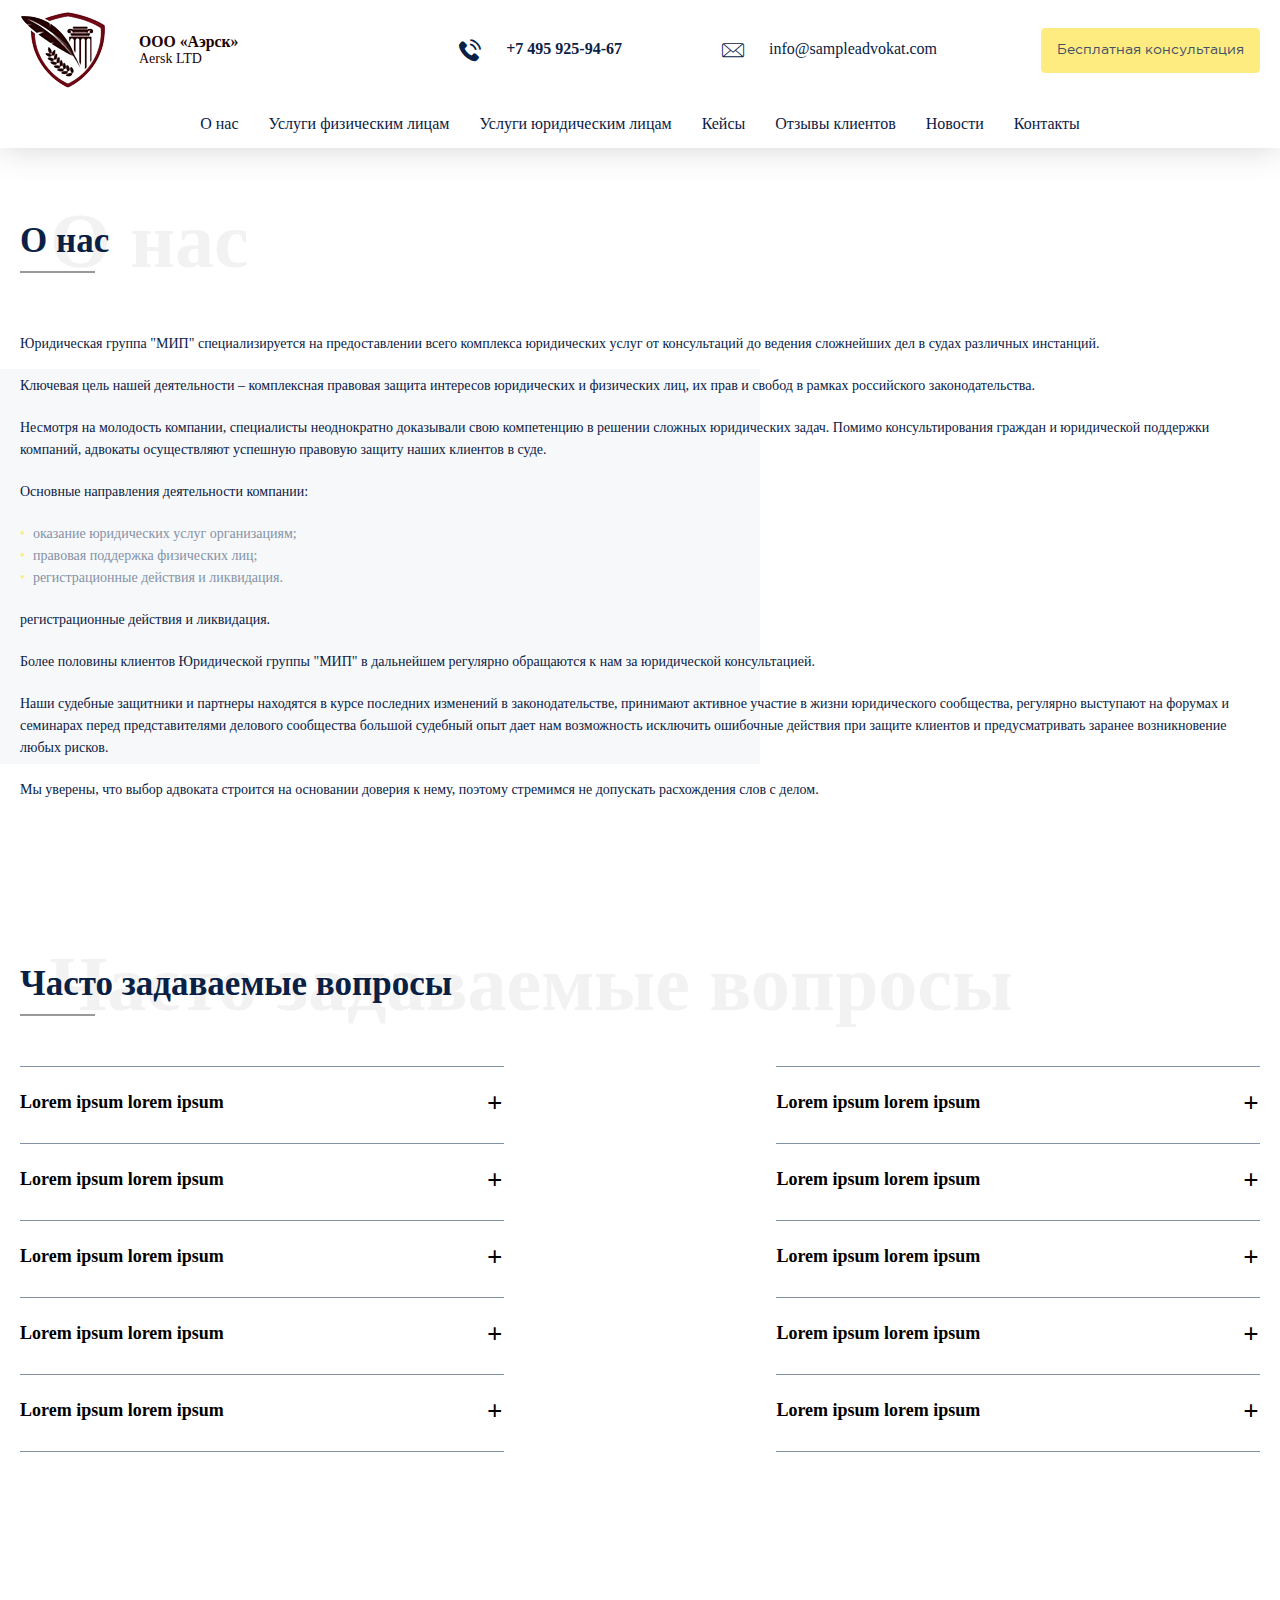
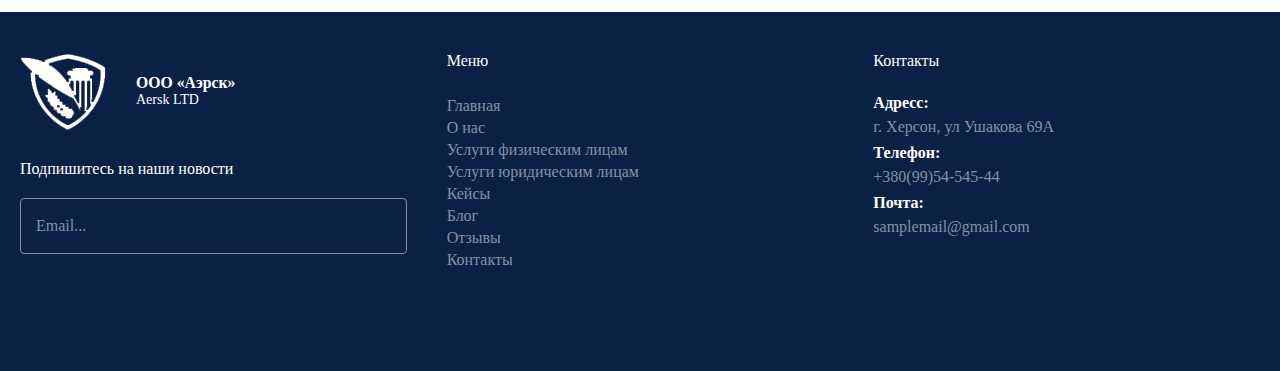
<file: about-us.html>
<!DOCTYPE html>
<html xmlns="http://www.w3.org/1999/xhtml">
<head>
    <meta http-equiv="Content-Type" content="text/html; charset=utf-8"/>
    <meta name="format-detection" content="telephone=no">
    <meta name="viewport" content="width=device-width, initial-scale=1, user-scalable=no, maximum-scale=1">
    <title>О нас</title>
    <link rel="stylesheet" type="text/css" href="css/style.css"/>
</head>
<body class="loaded">
<!-- BODY -->

<div class="main-wrapper">
    <!-- HEADER -->
    <header>
        <div class="wrapper">

            <div class="header-top">
                <a href="index.html" class="logo">
                    <img src="img/logo.png" class="logo__img" alt="" title="">
                    <span class="logo__text">
                        <b>ООО «Аэрск»</b>
                        Aersk LTD
                    </span>
                </a>

                <div class="header-top__content">
                    <ul class="header-top__contacts">
                        <li><span class="icon icon-call"></span><a href="tel:+74959259467" class="header-top__contacts-link"><b>+7 495 925-94-67</b></a></li>
                        <li><span class="icon icon-mail-closed"></span><a href="mailto:info@sampleadvokat.com" class="header-top__contacts-link">info@sampleadvokat.com</a></li>
                    </ul>

                    <a href="#00" class="button-style">Бесплатная консультация</a>
                </div>
            </div>

            <div class="header-menu">
                <button class="header-menu__burger">
                    <hr class="header-menu__burger-line header-menu__burger-line_1">
                    <hr class="header-menu__burger-line header-menu__burger-line_2">
                    <hr class="header-menu__burger-line header-menu__burger-line_3">
                </button>

                <nav class="header-menu__list">
                    <a href="about-us.html" class="header-menu__link">О нас</a>
                    <a href="services.html" class="header-menu__link">Услуги физическим лицам</a>
                    <a href="services.html" class="header-menu__link">Услуги юридическим лицам</a>
                    <a href="cases.html" class="header-menu__link">Кейсы</a>
                    <a href="reviews.html" class="header-menu__link">Отзывы клиентов</a>
                    <a href="news.html" class="header-menu__link">Новости</a>
                    <a href="contacts.html" class="header-menu__link">Контакты</a>
                </nav>
            </div>

        </div>
    </header>
    <!-- HEADER END -->

    <!-- CONTENT -->
    <main class="content">
        <section class="section section-about-us">
            <div class="wrapper">
                <div class="about-us">
                    <div class="about-us__content">
                        <h2 class="title" data-title="О нас">О нас</h2>

                        <p class="about-us__text">Юридическая группа "МИП" специализируется на предоставлении всего комплекса юридических услуг от консультаций до ведения сложнейших дел в судах различных инстанций.</p>

                        <p class="about-us__text">Ключевая цель нашей деятельности – комплексная правовая защита интересов юридических и физических лиц, их прав и свобод в рамках российского законодательства.</p>

                        <p class="about-us__text">Несмотря на молодость компании, специалисты неоднократно доказывали свою компетенцию в решении сложных юридических задач. Помимо консультирования граждан  и юридической поддержки компаний, адвокаты осуществляют успешную правовую защиту наших клиентов в суде.</p>

                        <p class="about-us__text">Основные направления деятельности компании:</p>

                        <ul class="about-us__list">
                            <li class="about-us__list-item">оказание юридических услуг организациям;</li>
                            <li class="about-us__list-item">правовая поддержка физических лиц;</li>
                            <li class="about-us__list-item">регистрационные действия и ликвидация.</li>
                        </ul>

                        <p class="about-us__text">регистрационные действия и ликвидация.</p>

                        <p class="about-us__text">Более половины клиентов Юридической группы "МИП" в дальнейшем регулярно обращаются к нам за юридической консультацией.</p>

                        <p class="about-us__text">Наши судебные защитники и партнеры находятся в курсе последних изменений в законодательстве, принимают активное участие в жизни юридического сообщества, регулярно выступают на форумах и семинарах перед представителями делового сообщества  большой судебный опыт дает нам возможность исключить ошибочные действия при защите клиентов и предусматривать заранее возникновение любых рисков.</p>

                        <p class="about-us__text">Мы уверены, что выбор адвоката строится на основании доверия к нему, поэтому стремимся не допускать расхождения слов с делом.</p>
                    </div>
                </div>
            </div>
        </section>

        <section class="section section-faq">
            <div class="wrapper">
                <div class="faq">
                    <h2 class="title" data-title="Часто задаваемые вопросы">Часто задаваемые вопросы</h2>

                    <div class="faq__content">
                        <div class="faq__box">
                            <div class="faq__item">
                                <p class="faq__title">Lorem ipsum lorem ipsum</p>

                                <div class="faq__item-content">
                                    <span class="faq__text">Lorem ipsum dolor sit amet, consectetur adipisicing elit, sed do eiusmod tempor incididunt ut labore et dolore magna aliqua. Ut enim ad minim veniam, quis nostrud exercitation ullamco laboris nisi ut aliquip ex ea commodo consequat. Duis aute irure dolor in reprehenderit in voluptate velit esse cillum dolore eu fugiat nulla </span>
                                </div>
                            </div>

                            <div class="faq__item">
                                <p class="faq__title">Lorem ipsum lorem ipsum</p>

                                <div class="faq__item-content">
                                    <span class="faq__text">Lorem ipsum dolor sit amet, consectetur adipisicing elit, sed do eiusmod tempor incididunt ut labore et dolore magna aliqua. Ut enim ad minim veniam, quis nostrud exercitation ullamco laboris nisi ut aliquip ex ea commodo consequat. Duis aute irure dolor in reprehenderit in voluptate velit esse cillum dolore eu fugiat nulla </span>
                                </div>
                            </div>

                            <div class="faq__item">
                                <p class="faq__title">Lorem ipsum lorem ipsum</p>

                                <div class="faq__item-content">
                                    <span class="faq__text">Lorem ipsum dolor sit amet, consectetur adipisicing elit, sed do eiusmod tempor incididunt ut labore et dolore magna aliqua. Ut enim ad minim veniam, quis nostrud exercitation ullamco laboris nisi ut aliquip ex ea commodo consequat. Duis aute irure dolor in reprehenderit in voluptate velit esse cillum dolore eu fugiat nulla </span>
                                </div>
                            </div>

                            <div class="faq__item">
                                <p class="faq__title">Lorem ipsum lorem ipsum</p>

                                <div class="faq__item-content">
                                    <span class="faq__text">Lorem ipsum dolor sit amet, consectetur adipisicing elit, sed do eiusmod tempor incididunt ut labore et dolore magna aliqua. Ut enim ad minim veniam, quis nostrud exercitation ullamco laboris nisi ut aliquip ex ea commodo consequat. Duis aute irure dolor in reprehenderit in voluptate velit esse cillum dolore eu fugiat nulla </span>
                                </div>
                            </div>

                            <div class="faq__item">
                                <p class="faq__title">Lorem ipsum lorem ipsum</p>

                                <div class="faq__item-content">
                                    <span class="faq__text">Lorem ipsum dolor sit amet, consectetur adipisicing elit, sed do eiusmod tempor incididunt ut labore et dolore magna aliqua. Ut enim ad minim veniam, quis nostrud exercitation ullamco laboris nisi ut aliquip ex ea commodo consequat. Duis aute irure dolor in reprehenderit in voluptate velit esse cillum dolore eu fugiat nulla </span>
                                </div>
                            </div>
                        </div>

                        <div class="faq__box">
                            <div class="faq__item">
                                <p class="faq__title">Lorem ipsum lorem ipsum</p>

                                <div class="faq__item-content">
                                    <span class="faq__text">Lorem ipsum dolor sit amet, consectetur adipisicing elit, sed do eiusmod tempor incididunt ut labore et dolore magna aliqua. Ut enim ad minim veniam, quis nostrud exercitation ullamco laboris nisi ut aliquip ex ea commodo consequat. Duis aute irure dolor in reprehenderit in voluptate velit esse cillum dolore eu fugiat nulla </span>
                                </div>
                            </div>

                            <div class="faq__item">
                                <p class="faq__title">Lorem ipsum lorem ipsum</p>

                                <div class="faq__item-content">
                                    <span class="faq__text">Lorem ipsum dolor sit amet, consectetur adipisicing elit, sed do eiusmod tempor incididunt ut labore et dolore magna aliqua. Ut enim ad minim veniam, quis nostrud exercitation ullamco laboris nisi ut aliquip ex ea commodo consequat. Duis aute irure dolor in reprehenderit in voluptate velit esse cillum dolore eu fugiat nulla </span>
                                </div>
                            </div>

                            <div class="faq__item">
                                <p class="faq__title">Lorem ipsum lorem ipsum</p>

                                <div class="faq__item-content">
                                    <span class="faq__text">Lorem ipsum dolor sit amet, consectetur adipisicing elit, sed do eiusmod tempor incididunt ut labore et dolore magna aliqua. Ut enim ad minim veniam, quis nostrud exercitation ullamco laboris nisi ut aliquip ex ea commodo consequat. Duis aute irure dolor in reprehenderit in voluptate velit esse cillum dolore eu fugiat nulla </span>
                                </div>
                            </div>

                            <div class="faq__item">
                                <p class="faq__title">Lorem ipsum lorem ipsum</p>

                                <div class="faq__item-content">
                                    <span class="faq__text">Lorem ipsum dolor sit amet, consectetur adipisicing elit, sed do eiusmod tempor incididunt ut labore et dolore magna aliqua. Ut enim ad minim veniam, quis nostrud exercitation ullamco laboris nisi ut aliquip ex ea commodo consequat. Duis aute irure dolor in reprehenderit in voluptate velit esse cillum dolore eu fugiat nulla </span>
                                </div>
                            </div>

                            <div class="faq__item">
                                <p class="faq__title">Lorem ipsum lorem ipsum</p>

                                <div class="faq__item-content">
                                    <span class="faq__text">Lorem ipsum dolor sit amet, consectetur adipisicing elit, sed do eiusmod tempor incididunt ut labore et dolore magna aliqua. Ut enim ad minim veniam, quis nostrud exercitation ullamco laboris nisi ut aliquip ex ea commodo consequat. Duis aute irure dolor in reprehenderit in voluptate velit esse cillum dolore eu fugiat nulla </span>
                                </div>
                            </div>
                        </div>
                    </div>
                </div>
            </div>
        </section>
    </main>
    <!-- CONTENT END -->

    <!-- FOOTER -->
    <footer>
        <div class="wrapper">
            <div class="footer-content">
                <div class="footer-content__box">
                    <a href="index.html" class="logo">
                        <img src="img/logo_white.png" class="logo__img" alt="" title="">
                        <span class="logo__text">
                        <b>ООО «Аэрск»</b>
                        Aersk LTD
                    </span>
                    </a>

                    <form action="" method="" class="subscribe-form">
                        <label class="subscribe-form__label">
                            <span class="subscribe-form__label-text">Подпишитесь на наши новости</span>
                            <input type="text" class="subscribe-form__field" placeholder="Email...">
                        </label>
                    </form>
                </div>

                <div class="footer-content__box">
                    <p class="footer-content__caption">Меню</p>

                    <nav class="footer-content__nav">
                        <a href="#01" class="footer-content__nav-link">Главная</a>
                        <a href="#02" class="footer-content__nav-link">О нас</a>
                        <a href="#03" class="footer-content__nav-link">Услуги физическим лицам</a>
                        <a href="#04" class="footer-content__nav-link">Услуги юридическим лицам</a>
                        <a href="#05" class="footer-content__nav-link">Кейсы</a>
                        <a href="#06" class="footer-content__nav-link">Блог</a>
                        <a href="#07" class="footer-content__nav-link">Отзывы</a>
                        <a href="#08" class="footer-content__nav-link">Контакты</a>
                    </nav>
                </div>

                <div class="footer-content__box">
                    <p class="footer-content__caption">Контакты</p>

                    <div class="contacts-box">
                        <p class="contacts-box__caption">Адресс:</p>

                        <ul class="contacts-box__list">
                            <li class="contacts-box__list-item">г. Херсон, ул Ушакова 69А</li>
                        </ul>
                    </div>

                    <div class="contacts-box">
                        <p class="contacts-box__caption">Телефон:</p>

                        <ul class="contacts-box__list">
                            <li class="contacts-box__list-item"><a href="tel:+380995454544">+380(99)54-545-44</a></li>
                        </ul>
                    </div>

                    <div class="contacts-box">
                        <p class="contacts-box__caption">Почта:</p>

                        <ul class="contacts-box__list">
                            <li class="contacts-box__list-item"><a href="mailto:samplemail@gmail.com">samplemail@gmail.com</a></li>
                        </ul>
                    </div>
                </div>
            </div>
        </div>
    </footer>
    <!-- FOOTER END -->
</div>

<div class="icon-load"></div>
<!-- BODY END   -->

<script type="text/javascript" src="js/jquery-3.0.0.min.js"></script>
<script type="text/javascript" src="js/jquery-migrate-1.4.1.min.js"></script>
<script type="text/javascript" src="js/components/slick.js"></script>
<!--
<script type="text/javascript" src="js/components/jquery.fancybox.js" ></script>
<script type="text/javascript" src="js/components/jquery.formstyler.js" ></script>
<script type="text/javascript" src="js/components/jquery.mCustomScrollbar.js" ></script>
<script type="text/javascript" src="js/components/" ></script>
-->
<script type="text/javascript" src="js/custom.js"></script>
</body>
</html>
</file>
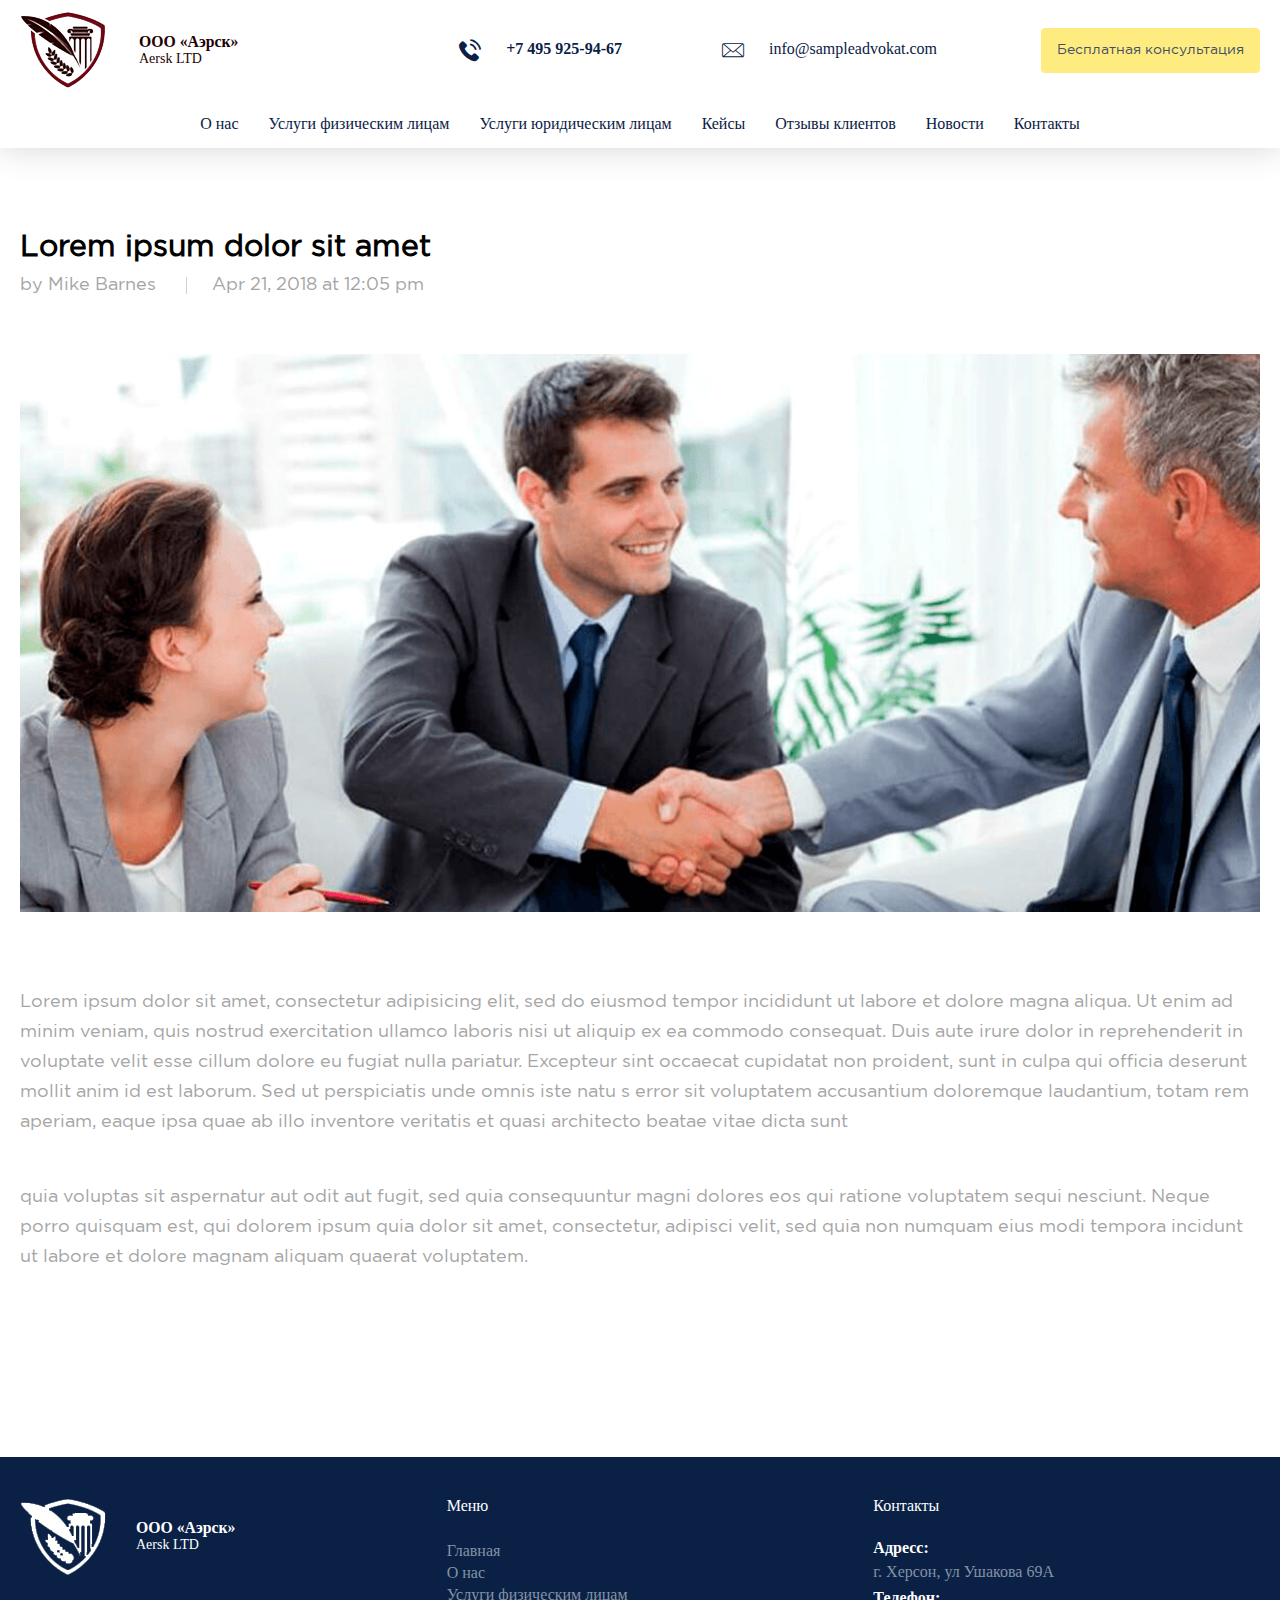
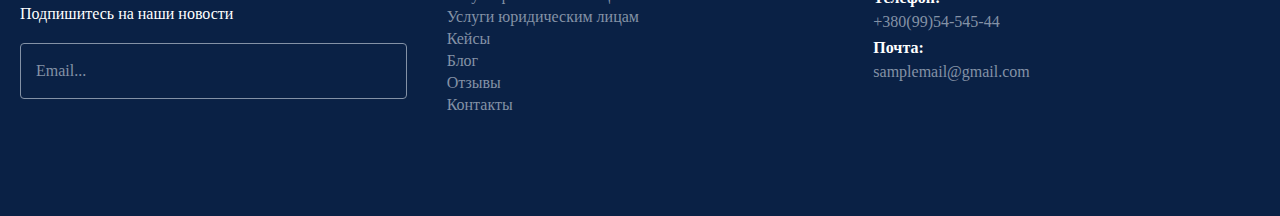
<file: news-article.html>
<!DOCTYPE html>
<html xmlns="http://www.w3.org/1999/xhtml">
<head>
    <meta http-equiv="Content-Type" content="text/html; charset=utf-8"/>
    <meta name="format-detection" content="telephone=no">
    <meta name="viewport" content="width=device-width, initial-scale=1, user-scalable=no, maximum-scale=1">
    <title>Главная</title>
    <link rel="stylesheet" type="text/css" href="css/style.css"/>
</head>
<body class="loaded">
<!-- BODY -->

<div class="main-wrapper">
    <!-- HEADER -->
    <header>
        <div class="wrapper">

            <div class="header-top">
                <a href="index.html" class="logo">
                    <img src="img/logo.png" class="logo__img" alt="" title="">
                    <span class="logo__text">
                        <b>ООО «Аэрск»</b>
                        Aersk LTD
                    </span>
                </a>

                <div class="header-top__content">
                    <ul class="header-top__contacts">
                        <li><span class="icon icon-call"></span><a href="tel:+74959259467" class="header-top__contacts-link"><b>+7 495 925-94-67</b></a></li>
                        <li><span class="icon icon-mail-closed"></span><a href="mailto:info@sampleadvokat.com" class="header-top__contacts-link">info@sampleadvokat.com</a></li>
                    </ul>

                    <a href="#00" class="button-style">Бесплатная консультация</a>
                </div>
            </div>

            <div class="header-menu">
                <button class="header-menu__burger">
                    <hr class="header-menu__burger-line header-menu__burger-line_1">
                    <hr class="header-menu__burger-line header-menu__burger-line_2">
                    <hr class="header-menu__burger-line header-menu__burger-line_3">
                </button>

                <nav class="header-menu__list">
                    <a href="about-us.html" class="header-menu__link">О нас</a>
                    <a href="services.html" class="header-menu__link">Услуги физическим лицам</a>
                    <a href="services.html" class="header-menu__link">Услуги юридическим лицам</a>
                    <a href="cases.html" class="header-menu__link">Кейсы</a>
                    <a href="reviews.html" class="header-menu__link">Отзывы клиентов</a>
                    <a href="news.html" class="header-menu__link">Новости</a>
                    <a href="contacts.html" class="header-menu__link">Контакты</a>
                </nav>
            </div>

        </div>
    </header>
    <!-- HEADER END -->

    <!-- CONTENT -->
    <main class="content">
        <section class="section section-blog-article">
            <div class="wrapper">
                <div class="blog-article">
                    <div class="blog-article__head">
                        <p class="blog-article__title">Lorem ipsum dolor sit amet</p>

                        <div class="blog-article__info">
                            <span class="blog-article__info-text">by Mike Barnes</span>
                            <time class="blog-article__info-text">Apr 21, 2018 at 12:05 pm</time>
                        </div>
                    </div>

                    <div class="blog-article__content">
                        <img src="img/blog-article-img01.png" class="blog-article__image" alt="" title="">

                        <p class="blog-article__text">Lorem ipsum dolor sit amet, consectetur adipisicing elit, sed do eiusmod tempor incididunt ut labore et dolore magna aliqua.
                            Ut enim ad minim veniam, quis nostrud exercitation ullamco laboris nisi ut aliquip ex ea commodo consequat. Duis aute irure dolor in reprehenderit in
                            voluptate velit esse cillum dolore eu fugiat nulla pariatur. Excepteur sint occaecat cupidatat non proident, sunt in culpa qui officia deserunt mollit
                            anim id est laborum. Sed ut perspiciatis unde omnis iste natu
                            s error sit voluptatem accusantium doloremque laudantium, totam rem aperiam, eaque ipsa quae ab illo inventore veritatis et quasi architecto beatae
                            vitae dicta sunt</p>

                        <p class="blog-article__text">quia voluptas sit aspernatur aut odit aut fugit, sed quia consequuntur magni dolores eos qui ratione voluptatem sequi nesciunt. Neque porro quisquam est, qui dolorem ipsum quia dolor sit amet, consectetur, adipisci velit, sed quia non numquam eius modi tempora incidunt ut labore et dolore magnam aliquam quaerat voluptatem.</p>
                    </div>
                </div>
            </div>
        </section>
    </main>
    <!-- CONTENT END -->

    <!-- FOOTER -->
    <footer>
        <div class="wrapper">
            <div class="footer-content">
                <div class="footer-content__box">
                    <a href="index.html" class="logo">
                        <img src="img/logo_white.png" class="logo__img" alt="" title="">
                        <span class="logo__text">
                        <b>ООО «Аэрск»</b>
                        Aersk LTD
                    </span>
                    </a>

                    <form action="" method="" class="subscribe-form">
                        <label class="subscribe-form__label">
                            <span class="subscribe-form__label-text">Подпишитесь на наши новости</span>
                            <input type="text" class="subscribe-form__field" placeholder="Email...">
                        </label>
                    </form>
                </div>

                <div class="footer-content__box">
                    <p class="footer-content__caption">Меню</p>

                    <nav class="footer-content__nav">
                        <a href="#01" class="footer-content__nav-link">Главная</a>
                        <a href="#02" class="footer-content__nav-link">О нас</a>
                        <a href="#03" class="footer-content__nav-link">Услуги физическим лицам</a>
                        <a href="#04" class="footer-content__nav-link">Услуги юридическим лицам</a>
                        <a href="#05" class="footer-content__nav-link">Кейсы</a>
                        <a href="#06" class="footer-content__nav-link">Блог</a>
                        <a href="#07" class="footer-content__nav-link">Отзывы</a>
                        <a href="#08" class="footer-content__nav-link">Контакты</a>
                    </nav>
                </div>

                <div class="footer-content__box">
                    <p class="footer-content__caption">Контакты</p>

                    <div class="contacts-box">
                        <p class="contacts-box__caption">Адресс:</p>

                        <ul class="contacts-box__list">
                            <li class="contacts-box__list-item">г. Херсон, ул Ушакова 69А</li>
                        </ul>
                    </div>

                    <div class="contacts-box">
                        <p class="contacts-box__caption">Телефон:</p>

                        <ul class="contacts-box__list">
                            <li class="contacts-box__list-item"><a href="tel:+380995454544">+380(99)54-545-44</a></li>
                        </ul>
                    </div>

                    <div class="contacts-box">
                        <p class="contacts-box__caption">Почта:</p>

                        <ul class="contacts-box__list">
                            <li class="contacts-box__list-item"><a href="mailto:samplemail@gmail.com">samplemail@gmail.com</a></li>
                        </ul>
                    </div>
                </div>
            </div>
        </div>
    </footer>
    <!-- FOOTER END -->
</div>

<div class="icon-load"></div>
<!-- BODY END   -->

<script type="text/javascript" src="js/jquery-3.0.0.min.js"></script>
<script type="text/javascript" src="js/jquery-migrate-1.4.1.min.js"></script>
<script type="text/javascript" src="js/components/slick.js"></script>
<!--
<script type="text/javascript" src="js/components/jquery.fancybox.js" ></script>
<script type="text/javascript" src="js/components/jquery.formstyler.js" ></script>
<script type="text/javascript" src="js/components/jquery.mCustomScrollbar.js" ></script>
<script type="text/javascript" src="js/components/" ></script>
-->
<script type="text/javascript" src="js/custom.js"></script>
</body>
</html>
</file>
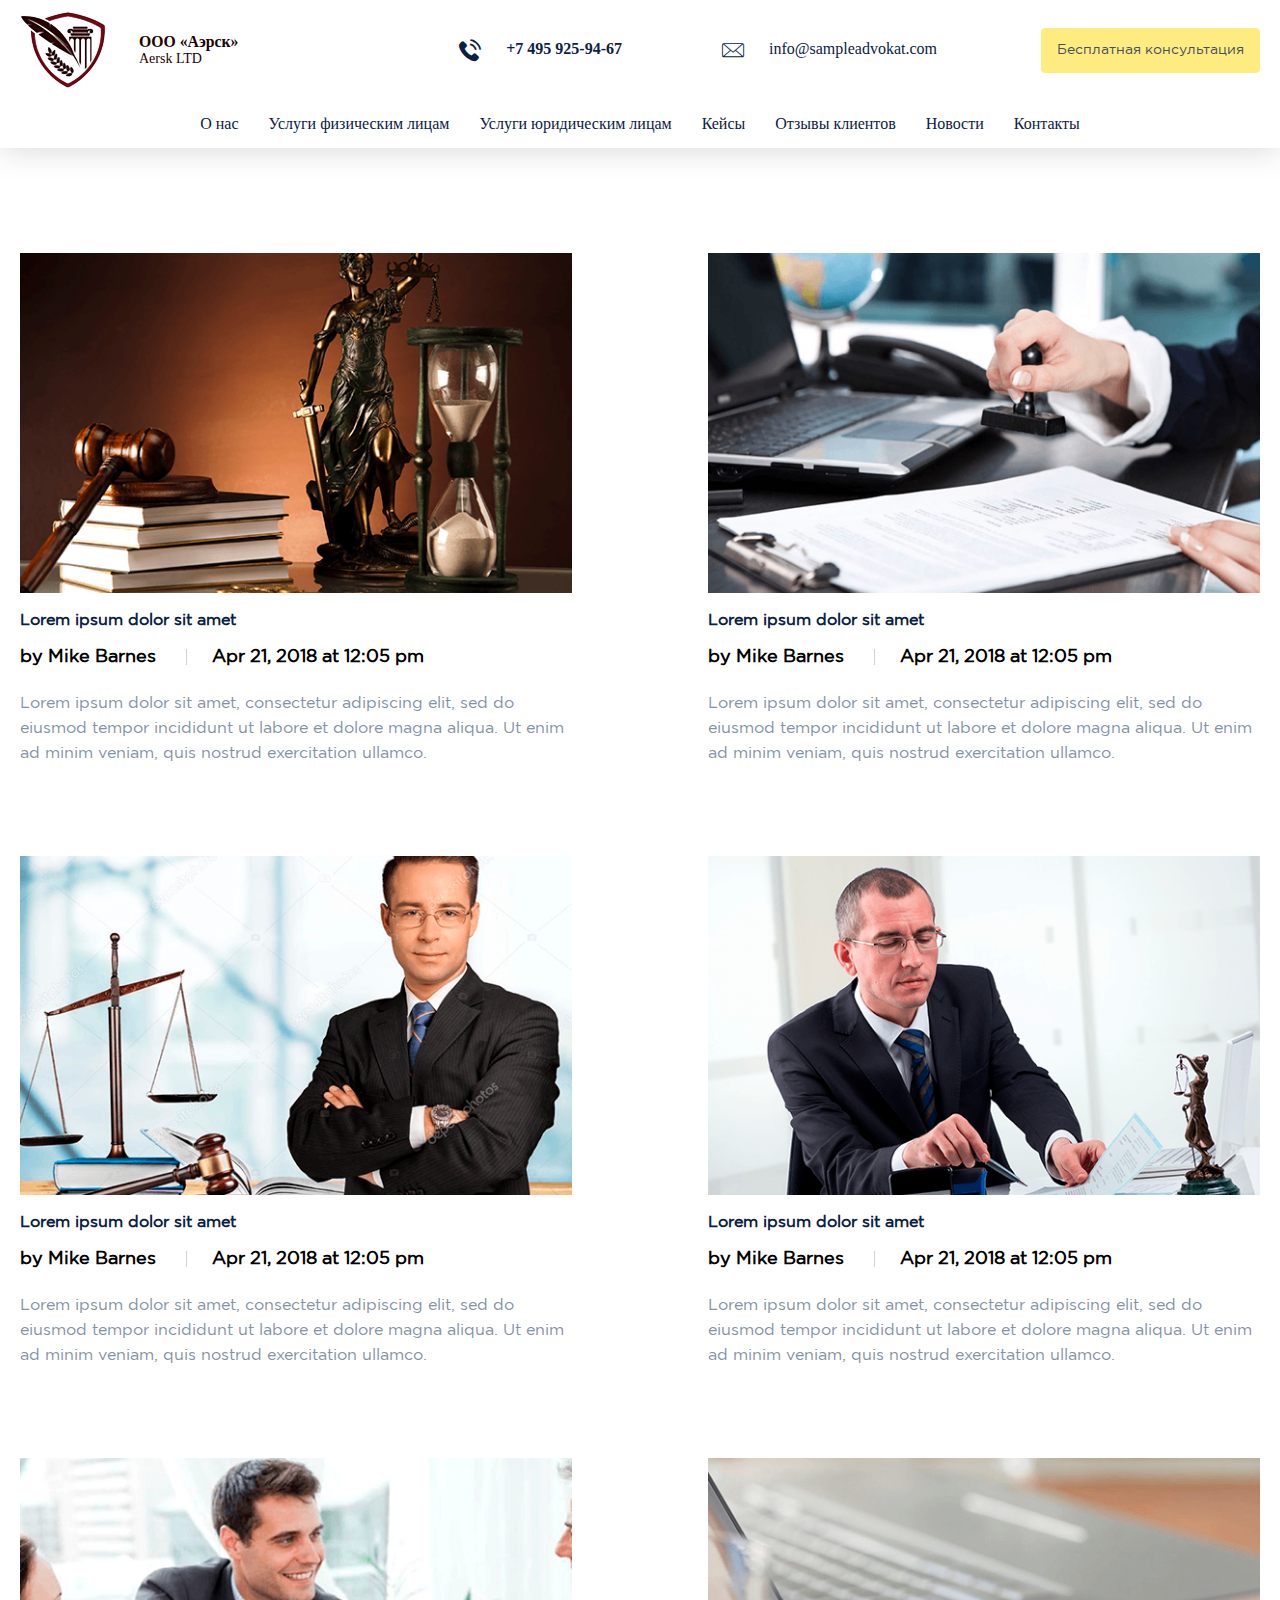
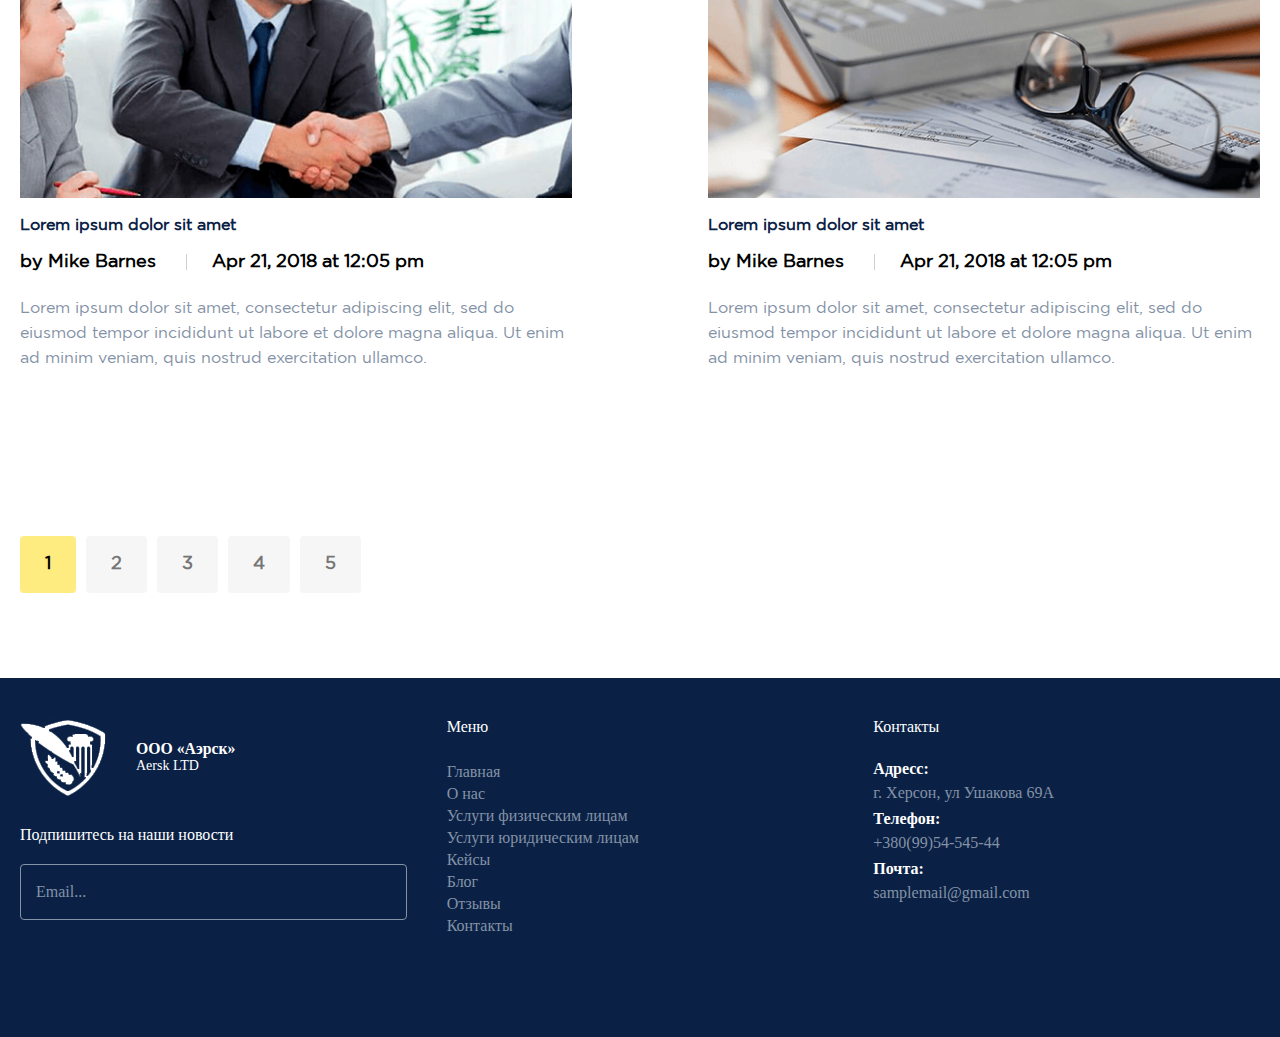
<file: news.html>
<!DOCTYPE html>
<html xmlns="http://www.w3.org/1999/xhtml">
<head>
    <meta http-equiv="Content-Type" content="text/html; charset=utf-8"/>
    <meta name="format-detection" content="telephone=no">
    <meta name="viewport" content="width=device-width, initial-scale=1, user-scalable=no, maximum-scale=1">
    <title>Новости</title>
    <link rel="stylesheet" type="text/css" href="css/style.css"/>
</head>
<body class="loaded">
<!-- BODY -->

<div class="main-wrapper">
    <!-- HEADER -->
    <header>
        <div class="wrapper">

            <div class="header-top">
                <a href="index.html" class="logo">
                    <img src="img/logo.png" class="logo__img" alt="" title="">
                    <span class="logo__text">
                        <b>ООО «Аэрск»</b>
                        Aersk LTD
                    </span>
                </a>

                <div class="header-top__content">
                    <ul class="header-top__contacts">
                        <li><span class="icon icon-call"></span><a href="tel:+74959259467" class="header-top__contacts-link"><b>+7 495 925-94-67</b></a></li>
                        <li><span class="icon icon-mail-closed"></span><a href="mailto:info@sampleadvokat.com" class="header-top__contacts-link">info@sampleadvokat.com</a></li>
                    </ul>

                    <a href="#00" class="button-style">Бесплатная консультация</a>
                </div>
            </div>

            <div class="header-menu">
                <button class="header-menu__burger">
                    <hr class="header-menu__burger-line header-menu__burger-line_1">
                    <hr class="header-menu__burger-line header-menu__burger-line_2">
                    <hr class="header-menu__burger-line header-menu__burger-line_3">
                </button>

                <nav class="header-menu__list">
                    <a href="about-us.html" class="header-menu__link">О нас</a>
                    <a href="services.html" class="header-menu__link">Услуги физическим лицам</a>
                    <a href="services.html" class="header-menu__link">Услуги юридическим лицам</a>
                    <a href="cases.html" class="header-menu__link">Кейсы</a>
                    <a href="reviews.html" class="header-menu__link">Отзывы клиентов</a>
                    <a href="news.html" class="header-menu__link">Новости</a>
                    <a href="contacts.html" class="header-menu__link">Контакты</a>
                </nav>
            </div>

        </div>
    </header>
    <!-- HEADER END -->

    <!-- CONTENT -->
    <main class="content">
        <section class="section section-blog">
            <div class="wrapper">
                <div class="blog-list">
                    <div class="blog-item">
                        <img src="img/blog-img01.png" class="blog-item__image" alt="blog article image" title="blog article image">

                        <p class="blog-item__caption"><a href="#" class="blog-item__link">Lorem ipsum dolor sit amet</a></p>

                        <div class="blog-item__info">
                            <span class="blog-item__author">by Mike Barnes</span>
                            <time class="blog-item__date">Apr 21, 2018 at 12:05 pm</time>
                        </div>

                        <p class="blog-item__text">Lorem ipsum dolor sit amet, consectetur adipiscing elit, sed do eiusmod tempor incididunt ut labore et dolore magna aliqua. Ut enim ad minim veniam, quis nostrud exercitation ullamco.</p>
                    </div>

                    <div class="blog-item">
                        <img src="img/blog-img02.png" class="blog-item__image" alt="blog article image" title="blog article image">

                        <p class="blog-item__caption"><a href="#" class="blog-item__link">Lorem ipsum dolor sit amet</a></p>

                        <div class="blog-item__info">
                            <span class="blog-item__author">by Mike Barnes</span>
                            <time class="blog-item__date">Apr 21, 2018 at 12:05 pm</time>
                        </div>

                        <p class="blog-item__text">Lorem ipsum dolor sit amet, consectetur adipiscing elit, sed do eiusmod tempor incididunt ut labore et dolore magna aliqua. Ut enim ad minim veniam, quis nostrud exercitation ullamco.</p>
                    </div>

                    <div class="blog-item">
                        <img src="img/blog-img03.png" class="blog-item__image" alt="blog article image" title="blog article image">

                        <p class="blog-item__caption"><a href="#" class="blog-item__link">Lorem ipsum dolor sit amet</a></p>

                        <div class="blog-item__info">
                            <span class="blog-item__author">by Mike Barnes</span>
                            <time class="blog-item__date">Apr 21, 2018 at 12:05 pm</time>
                        </div>

                        <p class="blog-item__text">Lorem ipsum dolor sit amet, consectetur adipiscing elit, sed do eiusmod tempor incididunt ut labore et dolore magna aliqua. Ut enim ad minim veniam, quis nostrud exercitation ullamco.</p>
                    </div>

                    <div class="blog-item">
                        <img src="img/blog-img04.png" class="blog-item__image" alt="blog article image" title="blog article image">

                        <p class="blog-item__caption"><a href="#" class="blog-item__link">Lorem ipsum dolor sit amet</a></p>

                        <div class="blog-item__info">
                            <span class="blog-item__author">by Mike Barnes</span>
                            <time class="blog-item__date">Apr 21, 2018 at 12:05 pm</time>
                        </div>

                        <p class="blog-item__text">Lorem ipsum dolor sit amet, consectetur adipiscing elit, sed do eiusmod tempor incididunt ut labore et dolore magna aliqua. Ut enim ad minim veniam, quis nostrud exercitation ullamco.</p>
                    </div>

                    <div class="blog-item">
                        <img src="img/blog-img05.png" class="blog-item__image" alt="blog article image" title="blog article image">

                        <p class="blog-item__caption"><a href="#" class="blog-item__link">Lorem ipsum dolor sit amet</a></p>

                        <div class="blog-item__info">
                            <span class="blog-item__author">by Mike Barnes</span>
                            <time class="blog-item__date">Apr 21, 2018 at 12:05 pm</time>
                        </div>

                        <p class="blog-item__text">Lorem ipsum dolor sit amet, consectetur adipiscing elit, sed do eiusmod tempor incididunt ut labore et dolore magna aliqua. Ut enim ad minim veniam, quis nostrud exercitation ullamco.</p>
                    </div>

                    <div class="blog-item">
                        <img src="img/blog-img06.png" class="blog-item__image" alt="blog article image" title="blog article image">

                        <p class="blog-item__caption"><a href="#" class="blog-item__link">Lorem ipsum dolor sit amet</a></p>

                        <div class="blog-item__info">
                            <span class="blog-item__author">by Mike Barnes</span>
                            <time class="blog-item__date">Apr 21, 2018 at 12:05 pm</time>
                        </div>

                        <p class="blog-item__text">Lorem ipsum dolor sit amet, consectetur adipiscing elit, sed do eiusmod tempor incididunt ut labore et dolore magna aliqua. Ut enim ad minim veniam, quis nostrud exercitation ullamco.</p>
                    </div>
                </div>

                <div class="pagination">
                    <!--<a href="#prev" class="pagination__button pagination__button_prev">Назад</a>-->

                    <ul class="pagination__list">
                        <li class="pagination__item"><a href="#1" class="pagination__button active">1</a></li>
                        <li class="pagination__item"><a href="#2" class="pagination__button">2</a></li>
                        <li class="pagination__item"><a href="#3" class="pagination__button">3</a></li>
                        <li class="pagination__item"><a href="#4" class="pagination__button">4</a></li>
                        <li class="pagination__item"><a href="#5" class="pagination__button">5</a></li>
                    </ul>

                    <!--<a href="#next" class="pagination__button pagination__button_next">Вперед</a>-->
                </div>
            </div>
        </section>
    </main>
    <!-- CONTENT END -->

    <!-- FOOTER -->
    <footer>
        <div class="wrapper">
            <div class="footer-content">
                <div class="footer-content__box">
                    <a href="index.html" class="logo">
                        <img src="img/logo_white.png" class="logo__img" alt="" title="">
                        <span class="logo__text">
                        <b>ООО «Аэрск»</b>
                        Aersk LTD
                    </span>
                    </a>

                    <form action="" method="" class="subscribe-form">
                        <label class="subscribe-form__label">
                            <span class="subscribe-form__label-text">Подпишитесь на наши новости</span>
                            <input type="text" class="subscribe-form__field" placeholder="Email...">
                        </label>
                    </form>
                </div>

                <div class="footer-content__box">
                    <p class="footer-content__caption">Меню</p>

                    <nav class="footer-content__nav">
                        <a href="#01" class="footer-content__nav-link">Главная</a>
                        <a href="#02" class="footer-content__nav-link">О нас</a>
                        <a href="#03" class="footer-content__nav-link">Услуги физическим лицам</a>
                        <a href="#04" class="footer-content__nav-link">Услуги юридическим лицам</a>
                        <a href="#05" class="footer-content__nav-link">Кейсы</a>
                        <a href="#06" class="footer-content__nav-link">Блог</a>
                        <a href="#07" class="footer-content__nav-link">Отзывы</a>
                        <a href="#08" class="footer-content__nav-link">Контакты</a>
                    </nav>
                </div>

                <div class="footer-content__box">
                    <p class="footer-content__caption">Контакты</p>

                    <div class="contacts-box">
                        <p class="contacts-box__caption">Адресс:</p>

                        <ul class="contacts-box__list">
                            <li class="contacts-box__list-item">г. Херсон, ул Ушакова 69А</li>
                        </ul>
                    </div>

                    <div class="contacts-box">
                        <p class="contacts-box__caption">Телефон:</p>

                        <ul class="contacts-box__list">
                            <li class="contacts-box__list-item"><a href="tel:+380995454544">+380(99)54-545-44</a></li>
                        </ul>
                    </div>

                    <div class="contacts-box">
                        <p class="contacts-box__caption">Почта:</p>

                        <ul class="contacts-box__list">
                            <li class="contacts-box__list-item"><a href="mailto:samplemail@gmail.com">samplemail@gmail.com</a></li>
                        </ul>
                    </div>
                </div>
            </div>
        </div>
    </footer>
    <!-- FOOTER END -->
</div>

<div class="icon-load"></div>
<!-- BODY END   -->

<script type="text/javascript" src="js/jquery-3.0.0.min.js"></script>
<script type="text/javascript" src="js/jquery-migrate-1.4.1.min.js"></script>
<script type="text/javascript" src="js/components/slick.js"></script>
<!--
<script type="text/javascript" src="js/components/jquery.fancybox.js" ></script>
<script type="text/javascript" src="js/components/jquery.formstyler.js" ></script>
<script type="text/javascript" src="js/components/jquery.mCustomScrollbar.js" ></script>
<script type="text/javascript" src="js/components/" ></script>
-->
<script type="text/javascript" src="js/custom.js"></script>
</body>
</html>
</file>
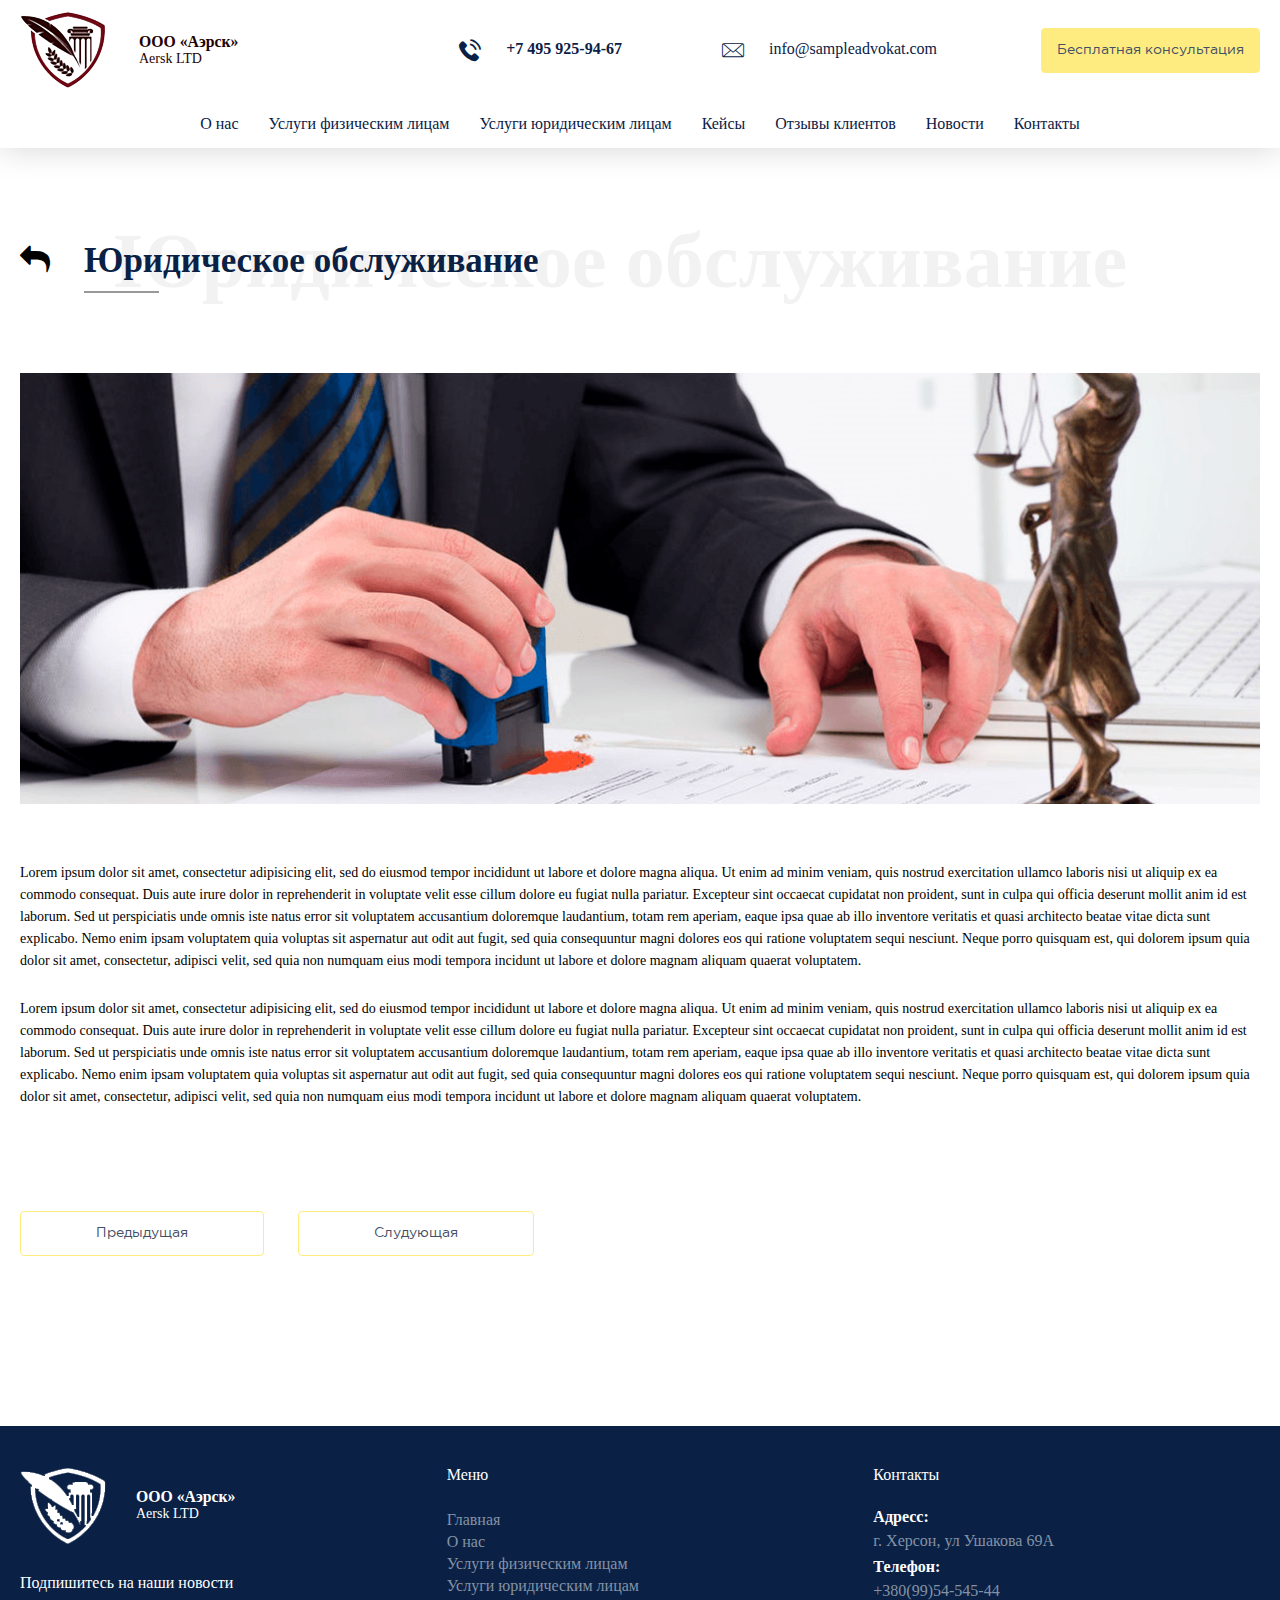
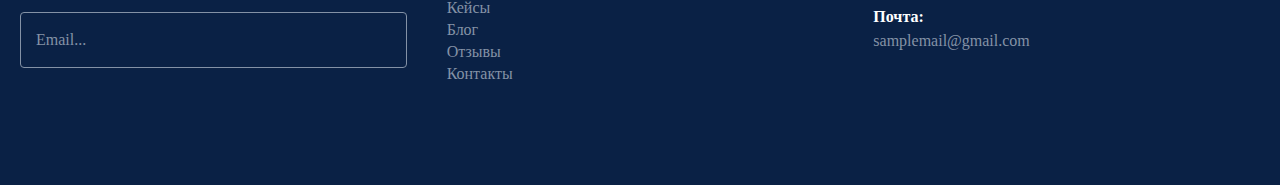
<file: service-article.html>
<!DOCTYPE html>
<html xmlns="http://www.w3.org/1999/xhtml">
<head>
    <meta http-equiv="Content-Type" content="text/html; charset=utf-8"/>
    <meta name="format-detection" content="telephone=no">
    <meta name="viewport" content="width=device-width, initial-scale=1, user-scalable=no, maximum-scale=1">
    <title>Главная</title>
    <link rel="stylesheet" type="text/css" href="css/style.css"/>
</head>
<body class="loaded">
<!-- BODY -->

<div class="main-wrapper">
    <!-- HEADER -->
    <header>
        <div class="wrapper">

            <div class="header-top">
                <a href="index.html" class="logo">
                    <img src="img/logo.png" class="logo__img" alt="" title="">
                    <span class="logo__text">
                        <b>ООО «Аэрск»</b>
                        Aersk LTD
                    </span>
                </a>

                <div class="header-top__content">
                    <ul class="header-top__contacts">
                        <li><span class="icon icon-call"></span><a href="tel:+74959259467" class="header-top__contacts-link"><b>+7 495 925-94-67</b></a></li>
                        <li><span class="icon icon-mail-closed"></span><a href="mailto:info@sampleadvokat.com" class="header-top__contacts-link">info@sampleadvokat.com</a></li>
                    </ul>

                    <a href="#00" class="button-style">Бесплатная консультация</a>
                </div>
            </div>

            <div class="header-menu">
                <button class="header-menu__burger">
                    <hr class="header-menu__burger-line header-menu__burger-line_1">
                    <hr class="header-menu__burger-line header-menu__burger-line_2">
                    <hr class="header-menu__burger-line header-menu__burger-line_3">
                </button>

                <nav class="header-menu__list">
                    <a href="about-us.html" class="header-menu__link">О нас</a>
                    <a href="services.html" class="header-menu__link">Услуги физическим лицам</a>
                    <a href="services.html" class="header-menu__link">Услуги юридическим лицам</a>
                    <a href="cases.html" class="header-menu__link">Кейсы</a>
                    <a href="reviews.html" class="header-menu__link">Отзывы клиентов</a>
                    <a href="news.html" class="header-menu__link">Новости</a>
                    <a href="contacts.html" class="header-menu__link">Контакты</a>
                </nav>
            </div>

        </div>
    </header>
    <!-- HEADER END -->

    <!-- CONTENT -->
    <main class="content">
        <section class="section section-service">
            <div class="wrapper">
                <div class="service-content">
                    <div class="service-content__head">
                        <a href="services.html" class="service-content__head-link"><span class="icon icon-reply"></span></a>
                        <h2 class="title" data-title="Юридическое обслуживание">Юридическое обслуживание</h2>
                    </div>

                    <div class="service-content__body">
                        <img src="img/service-img01.png" class="service-content__image" alt="" title="">

                        <p class="service-content__text">Lorem ipsum dolor sit amet, consectetur adipisicing elit, sed do eiusmod tempor incididunt ut labore et dolore magna aliqua. Ut enim ad minim veniam, quis nostrud exercitation ullamco laboris nisi ut aliquip ex ea commodo consequat. Duis aute irure dolor in reprehenderit in voluptate velit esse cillum dolore eu fugiat nulla pariatur. Excepteur sint occaecat cupidatat non proident, sunt in culpa qui officia deserunt mollit anim id est laborum. Sed ut perspiciatis unde omnis iste natus error sit voluptatem accusantium doloremque laudantium, totam rem aperiam, eaque ipsa quae ab illo inventore veritatis et quasi architecto beatae vitae dicta sunt explicabo. Nemo enim ipsam voluptatem quia voluptas sit aspernatur aut odit aut fugit, sed quia consequuntur magni dolores eos qui ratione voluptatem sequi nesciunt. Neque porro quisquam est, qui dolorem ipsum quia dolor sit amet, consectetur, adipisci velit, sed quia non numquam eius modi tempora incidunt ut labore et dolore magnam aliquam quaerat voluptatem.</p>

                        <p class="service-content__text">Lorem ipsum dolor sit amet, consectetur adipisicing elit, sed do eiusmod tempor incididunt ut labore et dolore magna aliqua. Ut enim ad minim veniam, quis nostrud exercitation ullamco laboris nisi ut aliquip ex ea commodo consequat. Duis aute irure dolor in reprehenderit in voluptate velit esse cillum dolore eu fugiat nulla pariatur. Excepteur sint occaecat cupidatat non proident, sunt in culpa qui officia deserunt mollit anim id est laborum. Sed ut perspiciatis unde omnis iste natus error sit voluptatem accusantium doloremque laudantium, totam rem aperiam, eaque ipsa quae ab illo inventore veritatis et quasi architecto beatae vitae dicta sunt explicabo. Nemo enim ipsam voluptatem quia voluptas sit aspernatur aut odit aut fugit, sed quia consequuntur magni dolores eos qui ratione voluptatem sequi nesciunt. Neque porro quisquam est, qui dolorem ipsum quia dolor sit amet, consectetur, adipisci velit, sed quia non numquam eius modi tempora incidunt ut labore et dolore magnam aliquam quaerat voluptatem.</p>
                    </div>

                    <div class="service-content__footer">
                        <a href="#01" class="service-content__nav-button button-style button-style_transparent">Предыдущая</a>
                        <a href="#02" class="service-content__nav-button button-style button-style_transparent">Слудующая</a>
                    </div>
                </div>
            </div>
        </section>
    </main>
    <!-- CONTENT END -->

    <!-- FOOTER -->
    <footer>
        <div class="wrapper">
            <div class="footer-content">
                <div class="footer-content__box">
                    <a href="index.html" class="logo">
                        <img src="img/logo_white.png" class="logo__img" alt="" title="">
                        <span class="logo__text">
                        <b>ООО «Аэрск»</b>
                        Aersk LTD
                    </span>
                    </a>

                    <form action="" method="" class="subscribe-form">
                        <label class="subscribe-form__label">
                            <span class="subscribe-form__label-text">Подпишитесь на наши новости</span>
                            <input type="text" class="subscribe-form__field" placeholder="Email...">
                        </label>
                    </form>
                </div>

                <div class="footer-content__box">
                    <p class="footer-content__caption">Меню</p>

                    <nav class="footer-content__nav">
                        <a href="#01" class="footer-content__nav-link">Главная</a>
                        <a href="#02" class="footer-content__nav-link">О нас</a>
                        <a href="#03" class="footer-content__nav-link">Услуги физическим лицам</a>
                        <a href="#04" class="footer-content__nav-link">Услуги юридическим лицам</a>
                        <a href="#05" class="footer-content__nav-link">Кейсы</a>
                        <a href="#06" class="footer-content__nav-link">Блог</a>
                        <a href="#07" class="footer-content__nav-link">Отзывы</a>
                        <a href="#08" class="footer-content__nav-link">Контакты</a>
                    </nav>
                </div>

                <div class="footer-content__box">
                    <p class="footer-content__caption">Контакты</p>

                    <div class="contacts-box">
                        <p class="contacts-box__caption">Адресс:</p>

                        <ul class="contacts-box__list">
                            <li class="contacts-box__list-item">г. Херсон, ул Ушакова 69А</li>
                        </ul>
                    </div>

                    <div class="contacts-box">
                        <p class="contacts-box__caption">Телефон:</p>

                        <ul class="contacts-box__list">
                            <li class="contacts-box__list-item"><a href="tel:+380995454544">+380(99)54-545-44</a></li>
                        </ul>
                    </div>

                    <div class="contacts-box">
                        <p class="contacts-box__caption">Почта:</p>

                        <ul class="contacts-box__list">
                            <li class="contacts-box__list-item"><a href="mailto:samplemail@gmail.com">samplemail@gmail.com</a></li>
                        </ul>
                    </div>
                </div>
            </div>
        </div>
    </footer>
    <!-- FOOTER END -->
</div>

<div class="icon-load"></div>
<!-- BODY END   -->

<script type="text/javascript" src="js/jquery-3.0.0.min.js"></script>
<script type="text/javascript" src="js/jquery-migrate-1.4.1.min.js"></script>
<script type="text/javascript" src="js/components/slick.js"></script>
<!--
<script type="text/javascript" src="js/components/jquery.fancybox.js" ></script>
<script type="text/javascript" src="js/components/jquery.formstyler.js" ></script>
<script type="text/javascript" src="js/components/jquery.mCustomScrollbar.js" ></script>
<script type="text/javascript" src="js/components/" ></script>
-->
<script type="text/javascript" src="js/custom.js"></script>
</body>
</html>
</file>
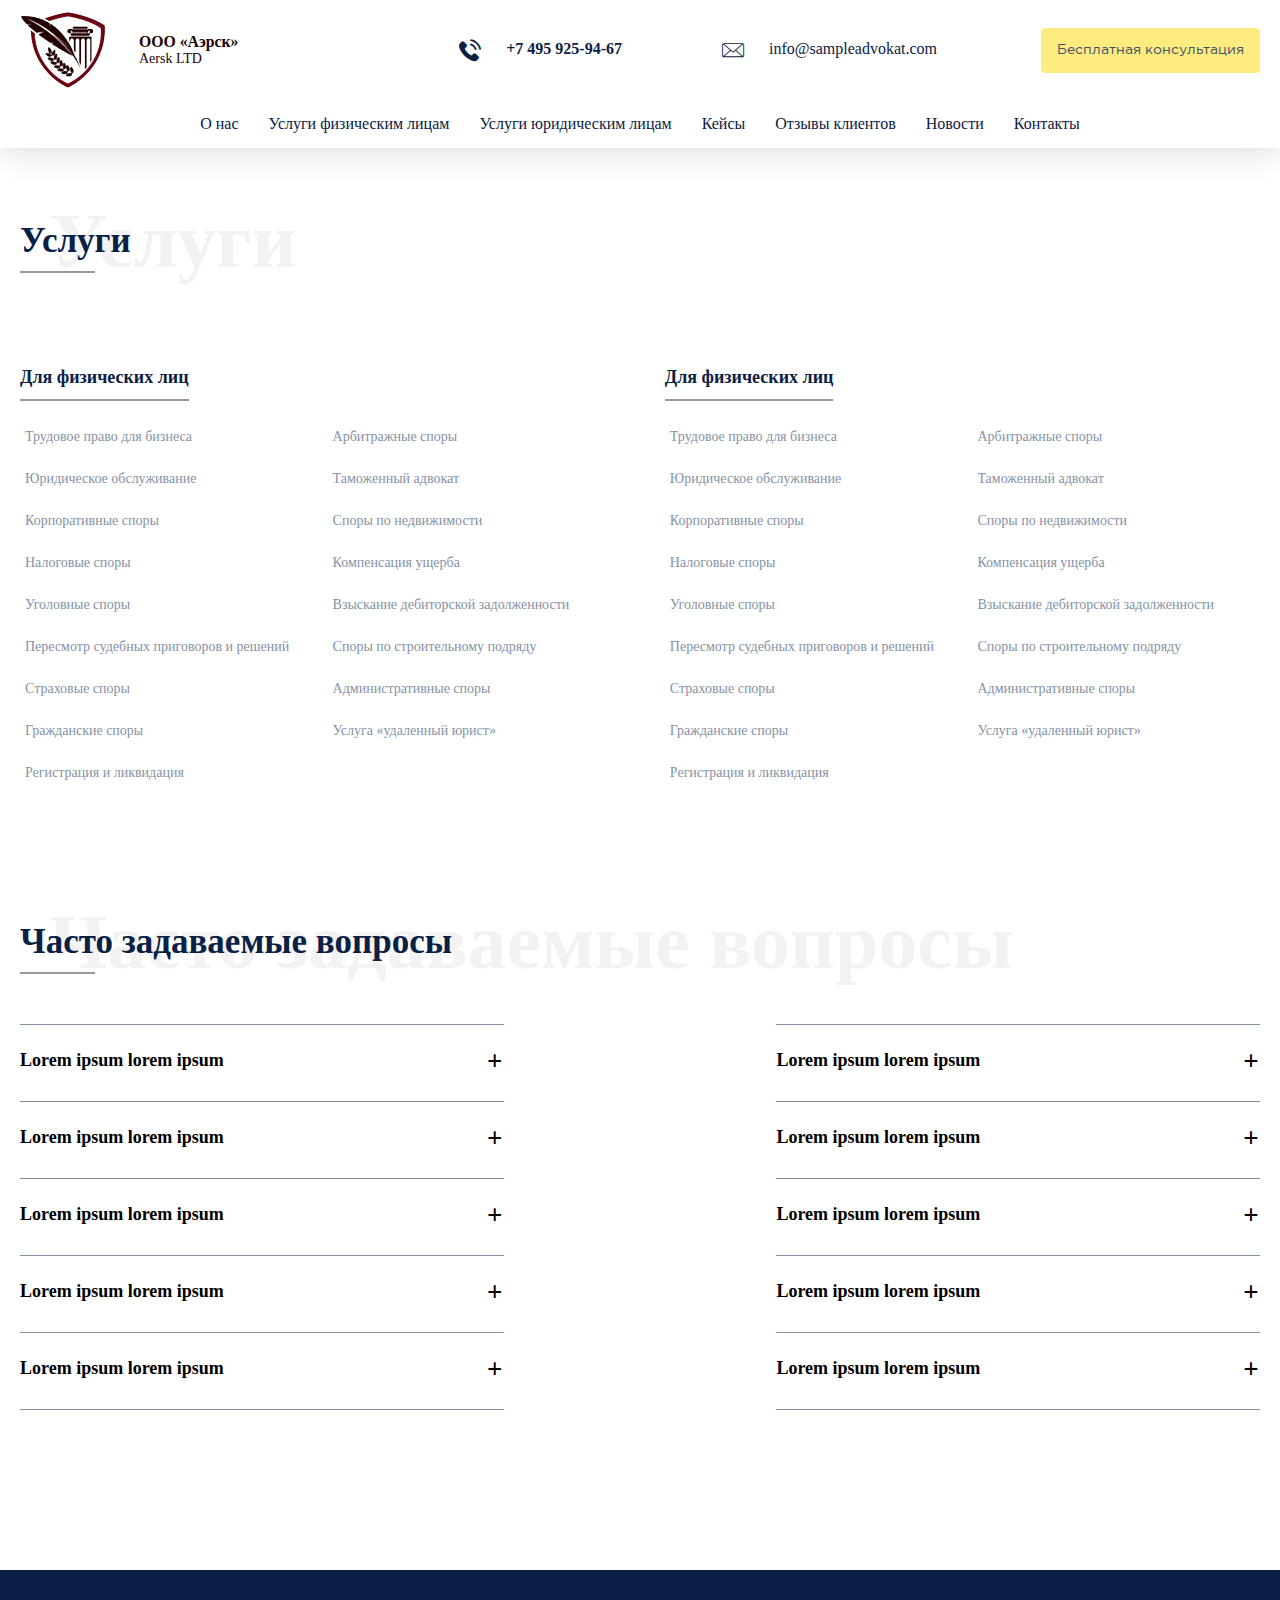
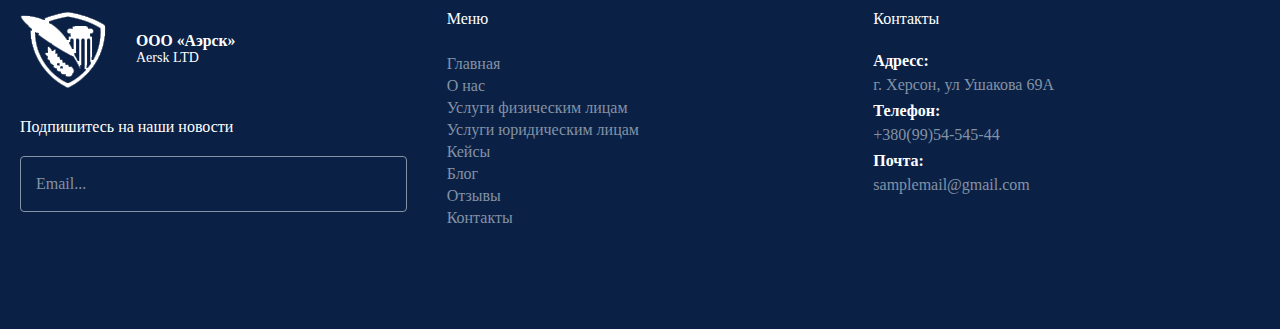
<file: services.html>
<!DOCTYPE html>
<html xmlns="http://www.w3.org/1999/xhtml">
<head>
    <meta http-equiv="Content-Type" content="text/html; charset=utf-8"/>
    <meta name="format-detection" content="telephone=no">
    <meta name="viewport" content="width=device-width, initial-scale=1, user-scalable=no, maximum-scale=1">
    <title>Услуги</title>
    <link rel="stylesheet" type="text/css" href="css/style.css"/>
</head>
<body class="loaded">
<!-- BODY -->

<div class="main-wrapper">
    <!-- HEADER -->
    <header>
        <div class="wrapper">

            <div class="header-top">
                <a href="index.html" class="logo">
                    <img src="img/logo.png" class="logo__img" alt="" title="">
                    <span class="logo__text">
                        <b>ООО «Аэрск»</b>
                        Aersk LTD
                    </span>
                </a>

                <div class="header-top__content">
                    <ul class="header-top__contacts">
                        <li><span class="icon icon-call"></span><a href="tel:+74959259467" class="header-top__contacts-link"><b>+7 495 925-94-67</b></a></li>
                        <li><span class="icon icon-mail-closed"></span><a href="mailto:info@sampleadvokat.com" class="header-top__contacts-link">info@sampleadvokat.com</a></li>
                    </ul>

                    <a href="#00" class="button-style">Бесплатная консультация</a>
                </div>
            </div>

            <div class="header-menu">
                <button class="header-menu__burger">
                    <hr class="header-menu__burger-line header-menu__burger-line_1">
                    <hr class="header-menu__burger-line header-menu__burger-line_2">
                    <hr class="header-menu__burger-line header-menu__burger-line_3">
                </button>

                <nav class="header-menu__list">
                    <a href="about-us.html" class="header-menu__link">О нас</a>
                    <a href="services.html" class="header-menu__link">Услуги физическим лицам</a>
                    <a href="services.html" class="header-menu__link">Услуги юридическим лицам</a>
                    <a href="cases.html" class="header-menu__link">Кейсы</a>
                    <a href="reviews.html" class="header-menu__link">Отзывы клиентов</a>
                    <a href="news.html" class="header-menu__link">Новости</a>
                    <a href="contacts.html" class="header-menu__link">Контакты</a>
                </nav>
            </div>

        </div>
    </header>
    <!-- HEADER END -->

    <!-- CONTENT -->
    <main class="content">
        <section class="section section-services">
            <div class="wrapper">
                <div class="section-services-content">
                    <h2 class="title" data-title="Услуги">Услуги</h2>

                    <div class="services">
                        <div class="services__box">
                            <h3 class="services__title"><a href="#">Для физических лиц</a></h3>

                            <ul class="services__list">
                                <li class="services__list-item"><a href="#" class="services__list-link">Трудовое право для бизнеса</a></li>
                                <li class="services__list-item"><a href="#" class="services__list-link">Арбитражные споры</a></li>
                                <li class="services__list-item"><a href="#" class="services__list-link">Юридическое обслуживание</a></li>
                                <li class="services__list-item"><a href="#" class="services__list-link">Таможенный адвокат</a></li>
                                <li class="services__list-item"><a href="#" class="services__list-link">Корпоративные споры</a></li>
                                <li class="services__list-item"><a href="#" class="services__list-link">Споры по недвижимости</a></li>
                                <li class="services__list-item"><a href="#" class="services__list-link">Налоговые споры</a></li>
                                <li class="services__list-item"><a href="#" class="services__list-link">Компенсация ущерба</a></li>
                                <li class="services__list-item"><a href="#" class="services__list-link">Уголовные споры</a></li>
                                <li class="services__list-item"><a href="#" class="services__list-link">Взыскание дебиторской задолженности</a></li>
                                <li class="services__list-item"><a href="#" class="services__list-link">Пересмотр судебных приговоров и решений</a></li>
                                <li class="services__list-item"><a href="#" class="services__list-link">Споры по строительному подряду</a></li>
                                <li class="services__list-item"><a href="#" class="services__list-link">Страховые споры</a></li>
                                <li class="services__list-item"><a href="#" class="services__list-link">Административные споры</a></li>
                                <li class="services__list-item"><a href="#" class="services__list-link">Гражданские споры</a></li>
                                <li class="services__list-item"><a href="#" class="services__list-link">Услуга «удаленный юрист»</a></li>
                                <li class="services__list-item"><a href="#" class="services__list-link">Регистрация и ликвидация</a></li>
                            </ul>
                        </div>

                        <div class="services__box">
                            <h3 class="services__title"><a href="#">Для физических лиц</a></h3>

                            <ul class="services__list">
                                <li class="services__list-item"><a href="#" class="services__list-link">Трудовое право для бизнеса</a></li>
                                <li class="services__list-item"><a href="#" class="services__list-link">Арбитражные споры</a></li>
                                <li class="services__list-item"><a href="#" class="services__list-link">Юридическое обслуживание</a></li>
                                <li class="services__list-item"><a href="#" class="services__list-link">Таможенный адвокат</a></li>
                                <li class="services__list-item"><a href="#" class="services__list-link">Корпоративные споры</a></li>
                                <li class="services__list-item"><a href="#" class="services__list-link">Споры по недвижимости</a></li>
                                <li class="services__list-item"><a href="#" class="services__list-link">Налоговые споры</a></li>
                                <li class="services__list-item"><a href="#" class="services__list-link">Компенсация ущерба</a></li>
                                <li class="services__list-item"><a href="#" class="services__list-link">Уголовные споры</a></li>
                                <li class="services__list-item"><a href="#" class="services__list-link">Взыскание дебиторской задолженности</a></li>
                                <li class="services__list-item"><a href="#" class="services__list-link">Пересмотр судебных приговоров и решений</a></li>
                                <li class="services__list-item"><a href="#" class="services__list-link">Споры по строительному подряду</a></li>
                                <li class="services__list-item"><a href="#" class="services__list-link">Страховые споры</a></li>
                                <li class="services__list-item"><a href="#" class="services__list-link">Административные споры</a></li>
                                <li class="services__list-item"><a href="#" class="services__list-link">Гражданские споры</a></li>
                                <li class="services__list-item"><a href="#" class="services__list-link">Услуга «удаленный юрист»</a></li>
                                <li class="services__list-item"><a href="#" class="services__list-link">Регистрация и ликвидация</a></li>
                            </ul>
                        </div>
                    </div>
                </div>
            </div>
        </section>

        <section class="section section-faq">
            <div class="wrapper">
                <div class="faq">
                    <h2 class="title" data-title="Часто задаваемые вопросы">Часто задаваемые вопросы</h2>

                    <div class="faq__content">
                        <div class="faq__box">
                            <div class="faq__item">
                                <p class="faq__title">Lorem ipsum lorem ipsum</p>

                                <div class="faq__item-content">
                                    <span class="faq__text">Lorem ipsum dolor sit amet, consectetur adipisicing elit, sed do eiusmod tempor incididunt ut labore et dolore magna aliqua. Ut enim ad minim veniam, quis nostrud exercitation ullamco laboris nisi ut aliquip ex ea commodo consequat. Duis aute irure dolor in reprehenderit in voluptate velit esse cillum dolore eu fugiat nulla </span>
                                </div>
                            </div>

                            <div class="faq__item">
                                <p class="faq__title">Lorem ipsum lorem ipsum</p>

                                <div class="faq__item-content">
                                    <span class="faq__text">Lorem ipsum dolor sit amet, consectetur adipisicing elit, sed do eiusmod tempor incididunt ut labore et dolore magna aliqua. Ut enim ad minim veniam, quis nostrud exercitation ullamco laboris nisi ut aliquip ex ea commodo consequat. Duis aute irure dolor in reprehenderit in voluptate velit esse cillum dolore eu fugiat nulla </span>
                                </div>
                            </div>

                            <div class="faq__item">
                                <p class="faq__title">Lorem ipsum lorem ipsum</p>

                                <div class="faq__item-content">
                                    <span class="faq__text">Lorem ipsum dolor sit amet, consectetur adipisicing elit, sed do eiusmod tempor incididunt ut labore et dolore magna aliqua. Ut enim ad minim veniam, quis nostrud exercitation ullamco laboris nisi ut aliquip ex ea commodo consequat. Duis aute irure dolor in reprehenderit in voluptate velit esse cillum dolore eu fugiat nulla </span>
                                </div>
                            </div>

                            <div class="faq__item">
                                <p class="faq__title">Lorem ipsum lorem ipsum</p>

                                <div class="faq__item-content">
                                    <span class="faq__text">Lorem ipsum dolor sit amet, consectetur adipisicing elit, sed do eiusmod tempor incididunt ut labore et dolore magna aliqua. Ut enim ad minim veniam, quis nostrud exercitation ullamco laboris nisi ut aliquip ex ea commodo consequat. Duis aute irure dolor in reprehenderit in voluptate velit esse cillum dolore eu fugiat nulla </span>
                                </div>
                            </div>

                            <div class="faq__item">
                                <p class="faq__title">Lorem ipsum lorem ipsum</p>

                                <div class="faq__item-content">
                                    <span class="faq__text">Lorem ipsum dolor sit amet, consectetur adipisicing elit, sed do eiusmod tempor incididunt ut labore et dolore magna aliqua. Ut enim ad minim veniam, quis nostrud exercitation ullamco laboris nisi ut aliquip ex ea commodo consequat. Duis aute irure dolor in reprehenderit in voluptate velit esse cillum dolore eu fugiat nulla </span>
                                </div>
                            </div>
                        </div>

                        <div class="faq__box">
                            <div class="faq__item">
                                <p class="faq__title">Lorem ipsum lorem ipsum</p>

                                <div class="faq__item-content">
                                    <span class="faq__text">Lorem ipsum dolor sit amet, consectetur adipisicing elit, sed do eiusmod tempor incididunt ut labore et dolore magna aliqua. Ut enim ad minim veniam, quis nostrud exercitation ullamco laboris nisi ut aliquip ex ea commodo consequat. Duis aute irure dolor in reprehenderit in voluptate velit esse cillum dolore eu fugiat nulla </span>
                                </div>
                            </div>

                            <div class="faq__item">
                                <p class="faq__title">Lorem ipsum lorem ipsum</p>

                                <div class="faq__item-content">
                                    <span class="faq__text">Lorem ipsum dolor sit amet, consectetur adipisicing elit, sed do eiusmod tempor incididunt ut labore et dolore magna aliqua. Ut enim ad minim veniam, quis nostrud exercitation ullamco laboris nisi ut aliquip ex ea commodo consequat. Duis aute irure dolor in reprehenderit in voluptate velit esse cillum dolore eu fugiat nulla </span>
                                </div>
                            </div>

                            <div class="faq__item">
                                <p class="faq__title">Lorem ipsum lorem ipsum</p>

                                <div class="faq__item-content">
                                    <span class="faq__text">Lorem ipsum dolor sit amet, consectetur adipisicing elit, sed do eiusmod tempor incididunt ut labore et dolore magna aliqua. Ut enim ad minim veniam, quis nostrud exercitation ullamco laboris nisi ut aliquip ex ea commodo consequat. Duis aute irure dolor in reprehenderit in voluptate velit esse cillum dolore eu fugiat nulla </span>
                                </div>
                            </div>

                            <div class="faq__item">
                                <p class="faq__title">Lorem ipsum lorem ipsum</p>

                                <div class="faq__item-content">
                                    <span class="faq__text">Lorem ipsum dolor sit amet, consectetur adipisicing elit, sed do eiusmod tempor incididunt ut labore et dolore magna aliqua. Ut enim ad minim veniam, quis nostrud exercitation ullamco laboris nisi ut aliquip ex ea commodo consequat. Duis aute irure dolor in reprehenderit in voluptate velit esse cillum dolore eu fugiat nulla </span>
                                </div>
                            </div>

                            <div class="faq__item">
                                <p class="faq__title">Lorem ipsum lorem ipsum</p>

                                <div class="faq__item-content">
                                    <span class="faq__text">Lorem ipsum dolor sit amet, consectetur adipisicing elit, sed do eiusmod tempor incididunt ut labore et dolore magna aliqua. Ut enim ad minim veniam, quis nostrud exercitation ullamco laboris nisi ut aliquip ex ea commodo consequat. Duis aute irure dolor in reprehenderit in voluptate velit esse cillum dolore eu fugiat nulla </span>
                                </div>
                            </div>
                        </div>
                    </div>
                </div>
            </div>
        </section>
    </main>
    <!-- CONTENT END -->

    <!-- FOOTER -->
    <footer>
        <div class="wrapper">
            <div class="footer-content">
                <div class="footer-content__box">
                    <a href="index.html" class="logo">
                        <img src="img/logo_white.png" class="logo__img" alt="" title="">
                        <span class="logo__text">
                        <b>ООО «Аэрск»</b>
                        Aersk LTD
                    </span>
                    </a>

                    <form action="" method="" class="subscribe-form">
                        <label class="subscribe-form__label">
                            <span class="subscribe-form__label-text">Подпишитесь на наши новости</span>
                            <input type="text" class="subscribe-form__field" placeholder="Email...">
                        </label>
                    </form>
                </div>

                <div class="footer-content__box">
                    <p class="footer-content__caption">Меню</p>

                    <nav class="footer-content__nav">
                        <a href="#01" class="footer-content__nav-link">Главная</a>
                        <a href="#02" class="footer-content__nav-link">О нас</a>
                        <a href="#03" class="footer-content__nav-link">Услуги физическим лицам</a>
                        <a href="#04" class="footer-content__nav-link">Услуги юридическим лицам</a>
                        <a href="#05" class="footer-content__nav-link">Кейсы</a>
                        <a href="#06" class="footer-content__nav-link">Блог</a>
                        <a href="#07" class="footer-content__nav-link">Отзывы</a>
                        <a href="#08" class="footer-content__nav-link">Контакты</a>
                    </nav>
                </div>

                <div class="footer-content__box">
                    <p class="footer-content__caption">Контакты</p>

                    <div class="contacts-box">
                        <p class="contacts-box__caption">Адресс:</p>

                        <ul class="contacts-box__list">
                            <li class="contacts-box__list-item">г. Херсон, ул Ушакова 69А</li>
                        </ul>
                    </div>

                    <div class="contacts-box">
                        <p class="contacts-box__caption">Телефон:</p>

                        <ul class="contacts-box__list">
                            <li class="contacts-box__list-item"><a href="tel:+380995454544">+380(99)54-545-44</a></li>
                        </ul>
                    </div>

                    <div class="contacts-box">
                        <p class="contacts-box__caption">Почта:</p>

                        <ul class="contacts-box__list">
                            <li class="contacts-box__list-item"><a href="mailto:samplemail@gmail.com">samplemail@gmail.com</a></li>
                        </ul>
                    </div>
                </div>
            </div>
        </div>
    </footer>
    <!-- FOOTER END -->
</div>

<div class="icon-load"></div>
<!-- BODY END   -->

<script type="text/javascript" src="js/jquery-3.0.0.min.js"></script>
<script type="text/javascript" src="js/jquery-migrate-1.4.1.min.js"></script>
<script type="text/javascript" src="js/components/slick.js"></script>
<!--
<script type="text/javascript" src="js/components/jquery.fancybox.js" ></script>
<script type="text/javascript" src="js/components/jquery.formstyler.js" ></script>
<script type="text/javascript" src="js/components/jquery.mCustomScrollbar.js" ></script>
<script type="text/javascript" src="js/components/" ></script>
-->
<script type="text/javascript" src="js/custom.js"></script>
</body>
</html>
</file>
<file: css/style.css>
﻿@font-face{font-family:'Gotham Pro';src:url("../fonts/GothamPro.eot");src:url("../fonts/GothamPro.eot?#iefix") format("embedded-opentype"),url("../fonts/GothamPro.woff2") format("woff2"),url("../fonts/GothamPro.woff") format("woff"),url("../fonts/GothamPro.ttf") format("truetype"),url("../fonts/GothamPro.svg#GothamPro") format("svg");font-weight:normal;font-style:normal}@font-face{font-family:"icons";src:url("../fonts/icons.eot?8kmby3");src:url("../fonts/icons.eot?8kmby3#iefix") format("embedded-opentype"),url("../fonts/icons.ttf?8kmby3") format("truetype"),url("../fonts/icons.woff?8kmby3") format("woff"),url("../fonts/icons.svg?8kmby3#icons") format("svg");font-weight:normal;font-style:normal}.icon{font-family:"icons" !important;speak:none;font-style:normal;font-weight:normal;font-variant:normal;text-transform:none;line-height:1;-webkit-font-smoothing:antialiased;-moz-osx-font-smoothing:grayscale}.icon-reply:before{content:""}.icon-call:before{content:""}.icon-mail-closed:before{content:""}.icon-flags:before{content:""}.icon-call-answer:before{content:""}.icon-user:before{content:""}.icon-chevron-left:before{content:""}.icon-chevron-right:before{content:""}::selection{text-shadow:none;color:#0a2145;background:#2597ff}::-moz-selection{text-shadow:none;color:#0a2145;background:#2597ff}::-ms-selection{text-shadow:none;color:#0a2145;background:#2597ff}html,body{font-family:Cambria,serif;font-size:16px !important}body{position:relative;height:100%;padding:0;margin:0;-webkit-font-smoothing:antialiased;-moz-osx-font-smoothing:grayscale;background:#fff}*{-webkit-box-sizing:border-box;-moz-box-sizing:border-box;box-sizing:border-box}*:before,*:after{-webkit-box-sizing:border-box;-moz-box-sizing:border-box;box-sizing:border-box}html,body,div,span,applet,object,iframe,h1,h2,h3,h4,h5,h6,p,blockquote,pre,a,abbr,acronym,address,big,cite,code,del,dfn,em,img,ins,kbd,q,s,samp,small,strike,strong,sub,sup,tt,var,b,u,i,center,dl,dt,dd,ol,ul,li,fieldset,form,label,legend,table,caption,tbody,tfoot,thead,tr,th,td,article,aside,canvas,details,embed,figure,figcaption,footer,header,hgroup,menu,nav,output,ruby,section,summary,time,mark,audio,video{margin:0;padding:0;border:0}article,aside,details,figcaption,figure,footer,header,hgroup,menu,nav,section,main{display:block}blockquote,q{quotes:none}blockquote:before,blockquote:after,q:before,q:after{content:'';content:none}table{width:100%;padding:0;margin:0;border-collapse:collapse;border-spacing:0;border-width:0}html{height:100%;-webkit-text-size-adjust:none;-ms-text-size-adjust:none}input,textarea{-webkit-border-radius:0;-moz-border-radius:0;border-radius:0;outline:none;color:#000;font-family:Cambria,serif;-webkit-appearance:none}textarea{overflow:auto;vertical-align:top}input[type="button"],input[type="submit"],button{cursor:pointer}td{margin:0;padding:0;vertical-align:top}td img{vertical-align:top}form{padding:0;margin:0}a{outline:none;color:inherit;text-decoration:underline;-webkit-tap-highlight-color:rgba(0,0,0,0);-webkit-transition:all 0.25s ease-in-out 0s;-moz-transition:all 0.25s ease-in-out 0s;-ms-transition:all 0.25s ease-in-out 0s;-o-transition:all 0.25s ease-in-out 0s;transition:all 0.25s ease-in-out 0s}a:hover{text-decoration:underline;color:#ff0000}a:active,a:focus,a:hover,a:link,a:visited{outline:0}a,span,div,button{outline:none !important}button,input[type="button"],input[type="reset"],input[type="submit"]{outline:none;-webkit-appearance:button;cursor:pointer}::-webkit-input-placeholder{color:#8492a6;-webkit-transition:all 0.25s ease-in-out 0s;-moz-transition:all 0.25s ease-in-out 0s;-ms-transition:all 0.25s ease-in-out 0s;-o-transition:all 0.25s ease-in-out 0s;transition:all 0.25s ease-in-out 0s}::-webkit-textarea-placeholder{color:#8492a6;-webkit-transition:all 0.25s ease-in-out 0s;-moz-transition:all 0.25s ease-in-out 0s;-ms-transition:all 0.25s ease-in-out 0s;-o-transition:all 0.25s ease-in-out 0s;transition:all 0.25s ease-in-out 0s}input::-moz-placeholder{color:#8492a6;-webkit-transition:all 0.25s ease-in-out 0s;-moz-transition:all 0.25s ease-in-out 0s;-ms-transition:all 0.25s ease-in-out 0s;-o-transition:all 0.25s ease-in-out 0s;transition:all 0.25s ease-in-out 0s}input::-ms-placeholder{color:#8492a6;-webkit-transition:all 0.25s ease-in-out 0s;-moz-transition:all 0.25s ease-in-out 0s;-ms-transition:all 0.25s ease-in-out 0s;-o-transition:all 0.25s ease-in-out 0s;transition:all 0.25s ease-in-out 0s}textarea::-moz-placeholder{color:#8492a6;-webkit-transition:all 0.25s ease-in-out 0s;-moz-transition:all 0.25s ease-in-out 0s;-ms-transition:all 0.25s ease-in-out 0s;-o-transition:all 0.25s ease-in-out 0s;transition:all 0.25s ease-in-out 0s}textarea::-ms-placeholder{color:#8492a6;-webkit-transition:all 0.25s ease-in-out 0s;-moz-transition:all 0.25s ease-in-out 0s;-ms-transition:all 0.25s ease-in-out 0s;-o-transition:all 0.25s ease-in-out 0s;transition:all 0.25s ease-in-out 0s}button[disabled],html input[disabled]{cursor:not-allowed}input[type="checkbox"],input[type="radio"]{-moz-box-sizing:border-box;box-sizing:border-box;padding:0;cursor:pointer}input[type="search"]{-webkit-appearance:textfield;-webkit-box-sizing:content-box;-moz-box-sizing:content-box;box-sizing:content-box}input[type="search"]::-webkit-search-cancel-button,input[type="search"]::-webkit-search-decoration{-webkit-appearance:none}button::-moz-focus-inner,input::-moz-focus-inner{padding:0;border:0}input[type="text"],input[type="password"],input[type="submit"],input[type="tel"],input[type="email"],textarea{-webkit-appearance:none}input[type="text"]:focus::-webkit-input-placeholder,input[type="number"]:focus::-webkit-input-placeholder,input[type="tel"]:focus::-webkit-input-placeholder,input[type="email"]:focus::-webkit-input-placeholder,input[type="password"]:focus::-webkit-input-placeholder,textarea:focus::-webkit-input-placeholder{color:transparent;-webkit-transform:translate(0, -50%);-moz-transform:translate(0, -50%);-ms-transform:translate(0, -50%);-o-transform:translate(0, -50%);transform:translate(0, -50%)}input[type="text"]:focus::-moz-placeholder,input[type="number"]:focus::-moz-placeholder,input[type="tel"]:focus::-moz-placeholder,input[type="email"]:focus::-moz-placeholder,input[type="password"]:focus::-moz-placeholder,textarea:focus::-moz-placeholder{color:transparent;-webkit-transform:translate(0, -50%);-moz-transform:translate(0, -50%);-ms-transform:translate(0, -50%);-o-transform:translate(0, -50%);transform:translate(0, -50%)}input[type="text"]:focus::-ms-placeholder,input[type="number"]:focus::-ms-placeholder,input[type="tel"]:focus::-ms-placeholder,input[type="email"]:focus::-ms-placeholder,textarea:focus::-ms-placeholder,input[type="password"]:focus::-moz-placeholder{color:transparent;-webkit-transform:translate(0, -50%);-moz-transform:translate(0, -50%);-ms-transform:translate(0, -50%);-o-transform:translate(0, -50%);transform:translate(0, -50%)}hr{height:1px;padding:0;border:none;margin:20px auto;background:#000}mark{color:#000;background:#ff0}pre{margin:1em 0;padding:15px;border:1px solid #555;border-radius:5px;white-space:pre;white-space:pre-wrap;background:#efefef;word-wrap:break-word}code,kbd,pre,samp{font-family:'courier new', monospace, serif;font-size:1em}small{font-size:80%}big{font-size:125%}sub,sup{position:relative;font-size:75%;line-height:0;vertical-align:baseline}sup{top:-.5em;left:-0.3em}sub{bottom:-.25em;left:-0.3em}abbr[title],dfn[title]{border-bottom:1px dotted #000;cursor:help}ins,u{text-decoration:underline}del,s{text-decoration:line-through}dl,menu{margin:1em 0 1em 1em;list-style:none}dd+dt{margin-top:1em}dd{margin:0 0 0 40px}nav ol,nav ul,ol,ul{list-style:none}.clearfix:after,.wrapper:after,.row:after{content:".";display:block;height:0;clear:both;visibility:hidden}p{font-size:16px;line-height:normal;color:inherit;padding:15px 0 15px 0;font-weight:400}h1{font-size:36px;line-height:42px;color:#0a2145;padding:15px 0 15px 0;font-weight:400}h2{font-size:32px;line-height:37px;color:#0a2145;padding:15px 0 15px 0;font-weight:400}h3{font-size:28px;line-height:32px;color:#0a2145;padding:15px 0 15px 0;font-weight:400}.text-left{text-align:left !important}.text-center{text-align:center !important}.text-right{text-align:right !important}.nowrap{white-space:nowrap !important}[hidden]{display:none}.slick-slider{position:relative;display:block;-moz-box-sizing:border-box;box-sizing:border-box;-webkit-touch-callout:none;-webkit-user-select:none;-khtml-user-select:none;-moz-user-select:none;-ms-user-select:none;user-select:none;-ms-touch-action:pan-y;touch-action:pan-y;-webkit-tap-highlight-color:transparent}.slick-list{position:relative;overflow:hidden;display:block;margin:0;padding:0}.slick-list:focus{outline:none}.slick-list.dragging{cursor:pointer;cursor:hand}.slick-slider .slick-track,.slick-slider .slick-list{-webkit-transform:translate3d(0, 0, 0);-moz-transform:translate3d(0, 0, 0);-ms-transform:translate3d(0, 0, 0);-o-transform:translate3d(0, 0, 0);transform:translate3d(0, 0, 0)}.slick-track{position:relative;left:0;top:0;display:block}.slick-track:before,.slick-track:after{content:"";display:table}.slick-track:after{clear:both}.slick-loading .slick-track{visibility:hidden}.slick-slide{float:left;height:100%;min-height:1px;display:none}[dir="rtl"] .slick-slide{float:right}.slick-slide img{display:block}.slick-slide.slick-loading img{display:none}.slick-slide.dragging img{pointer-events:none}.slick-initialized .slick-slide{display:block}.slick-loading .slick-slide{visibility:hidden}.slick-vertical .slick-slide{display:block;height:auto;border:1px solid transparent}.slick-arrow.slick-hidden{display:none}header{order:1;-webkit-order:1;width:100%;min-width:320px;text-align:left;-webkit-box-shadow:0 0 32px 0 rgba(0,0,0,0.17);-moz-box-shadow:0 0 32px 0 rgba(0,0,0,0.17);box-shadow:0 0 32px 0 rgba(0,0,0,0.17)}.logo{display:inline-flex;flex-direction:row;flex-wrap:nowrap;justify-content:flex-start;align-content:stretch;align-items:center;text-decoration:none !important}.logo__img{display:inline-block}.logo__text{display:inline-block;padding:0 1.875rem;font-size:.875em}.logo__text b{display:block;font-size:1.125em}.header-top{display:flex;flex-direction:row;flex-wrap:wrap;justify-content:space-between;align-content:stretch;align-items:center;padding:.625rem 0}.header-top .logo{color:#1e0203}.header-top__contacts{display:inline-flex}.header-top__contacts li{margin-right:100px}.header-top__contacts li .icon{display:inline-block;margin-right:25px;vertical-align:middle;color:#0a2145;font-size:22px}.header-top__contacts-link{color:#0a2145 !important;text-decoration:none}.header-menu{padding:15px 0}.header-menu__burger{position:relative;display:none;width:30px;height:30px;padding:3px;border:1px solid #000;border-radius:4px;margin:0;background:none;transition:all 0.25s ease-in-out 0s;z-index:101}.header-menu__burger-line{height:2px;margin:4px 0}.header-menu__burger.active{border-color:#ffffff;z-index:101}.header-menu__burger.active .header-menu__burger-line{background:#fff}.header-menu__list{display:flex;flex-direction:row;flex-wrap:wrap;justify-content:center;align-content:stretch;align-items:stretch}.header-menu__link{margin:0 15px;color:#0a2145;text-decoration:none !important}.header-menu__link:hover{color:#ffec81}.main-wrapper{overflow:hidden;display:-webkit-box;display:-moz-box;display:-ms-flexbox;display:-webkit-flex;display:flex;flex-direction:column;-webkit-flex-direction:column;-ms-flex-direction:column;justify-content:flex-start;-webkit-justify-content:flex-start;-ms-flex-pack:start;position:relative;min-width:320px;width:100%;min-height:100%;padding:0;visibility:visible;-webkit-transition:all 0.25s ease-in-out 0s;-moz-transition:all 0.25s ease-in-out 0s;-ms-transition:all 0.25s ease-in-out 0s;-o-transition:all 0.25s ease-in-out 0s;transition:all 0.25s ease-in-out 0s}.wrapper{position:relative;max-width:1360px;min-width:320px;padding:0 40px;margin:0 auto}.loaded .main-wrapper{visibility:hidden}.icon-load{position:fixed;left:50%;top:50%;display:none;width:100px;height:100px;background:url(../img/loader.svg) no-repeat center;-webkit-background-size:cover;background-size:cover;-webkit-transform:translate(-50%, -50%);-moz-transform:translate(-50%, -50%);-ms-transform:translate(-50%, -50%);-o-transform:translate(-50%, -50%);transform:translate(-50%, -50%)}.loaded .icon-load{display:block}.content{min-width:320px;text-align:left;width:100%;order:2;-webkit-order:2;flex-grow:1;-webkit-flex-grow:1}.section{position:relative;padding:60px 0}.section:after{content:'';position:absolute;display:block;background:#f7f8fa;z-index:-1}.button-style{display:inline-block;padding:15px;border:1px solid #ffec81;border-radius:4px !important;color:#444f66 !important;font-family:"Gotham Pro",sans-serif;font-size:.875em;text-decoration:none !important;background:#ffec81}.button-style_transparent{background:transparent}.title,.services__title,.blog__slide-title{display:block;position:relative;padding:15px 0;margin:0 0 40px;color:#0a2145;font-weight:bold;font-size:2.188em;line-height:1;text-decoration:none !important}.title:before,.services__title:before,.blog__slide-title:before{content:attr(data-title);display:block;position:absolute;top:50%;left:30px;z-index:-1;color:#f2f2f2;font-size:78px;line-height:normal;white-space:nowrap;transform:translateY(-50%)}.title:after,.services__title:after,.blog__slide-title:after{content:'';display:block;width:75px;height:2px;position:absolute;bottom:0;left:0;background:rgba(0,0,0,0.4)}.title a,.services__title a,.blog__slide-title a{color:inherit;text-decoration:none !important}.slider{position:relative;color:#0a2145}.slider__item{opacity:0;-webkit-transition:all 0.25s ease-in-out 0s;-moz-transition:all 0.25s ease-in-out 0s;-ms-transition:all 0.25s ease-in-out 0s;-o-transition:all 0.25s ease-in-out 0s;transition:all 0.25s ease-in-out 0s}.slider__item.slick-active{opacity:1}.slider__caption{position:relative;padding:0 0 30px;color:inherit;font-weight:900;font-size:3em;white-space:pre-line}.slider__caption:after{content:'';display:block;width:410px;height:1px;position:absolute;bottom:0;left:-30%;background:#8c8c8c}.slider__caption span{color:#ffec81}.slider__text{padding:30px 0 40px;color:inherit;font-size:1em}.slider .slick-list{overflow:visible}.slider .slick-arrow{height:35px;padding:0;border:0;margin:0;vertical-align:middle;color:#b88e5c;font-size:30px;line-height:30px;background:none;-webkit-transition:all 0.25s ease-in-out 0s;-moz-transition:all 0.25s ease-in-out 0s;-ms-transition:all 0.25s ease-in-out 0s;-o-transition:all 0.25s ease-in-out 0s;transition:all 0.25s ease-in-out 0s}.slider .slick-arrow.slick-disabled{color:#c7c7c7}.slider .slick-dots{display:none !important}.slider__custom-nav{position:relative;display:block}.slider__count{display:inline-block;margin:0 20px;vertical-align:middle;color:inherit;font-size:12px}.slider__count-current{vertical-align:middle;font-size:22px}.slider__count-total{vertical-align:middle}.form{display:flex;flex-direction:column;flex-wrap:nowrap;justify-content:flex-start;align-content:stretch;align-items:stretch;position:relative;z-index:1}.form__label{margin:0 0 15px;color:#8492a6;font-size:1em}.form__label:last-of-type{margin:0 0 45px}.form__label-text{display:inline-block;padding:14px 0}.form__field{display:block;width:100%;padding:15px 15px 14px;border:1px solid #8492a6;border-radius:4px;color:#8492a6;font-size:1em;background:none}.form__field_area{min-width:100%;max-width:100%;min-height:105px;max-height:210px}.form__submit{align-self:flex-start}.main-section{padding:175px 0 125px;position:relative;overflow:hidden}.main-section__background{width:100%;height:100%;object-fit:cover;object-position:center;position:absolute;top:50%;left:0;z-index:-1;transform:translateY(-50%)}.main-section-content{display:flex;flex-direction:row;flex-wrap:wrap;justify-content:space-between;align-content:stretch;align-items:center}.main-section-content .slider{width:50%;max-width:510px;color:#fff}.main-section-content .form{width:50%;max-width:570px}.main-advantages{padding:65px 0 35px;background:#f7f8f9}.advantages{display:flex;flex-direction:row;flex-wrap:wrap;justify-content:center;align-content:stretch;align-items:center}.advantages__box{display:inline-flex;justify-content:center;align-items:center;width:25%;padding:0 45px 25px}.advantages__box:not(:first-child){border-left:1px solid #e0e3e6}.advantages__img{display:inline-block;height:35px}.advantages__text{padding:0 0 0 15px;font-size:.75em;line-height:1.5}.advantages__value{display:block;font-weight:900;font-size:1.5rem}.main-about-us{padding:120px 0 115px}.main-about-us:after{top:37%;right:0;width:764px;height:395px}.main-about-us .about-us__content{width:50%;max-width:480px}.section-about-us{padding:60px 0 65px}.section-about-us:after{top:30%;left:0;width:760px;height:395px}.about-us{display:-ms-flexbox;display:-webkit-flex;display:flex;-webkit-flex-direction:row;-ms-flex-direction:row;flex-direction:row;-webkit-flex-wrap:wrap;-ms-flex-wrap:wrap;flex-wrap:wrap;-webkit-justify-content:space-between;-ms-flex-pack:justify;justify-content:space-between;-webkit-align-content:stretch;-ms-flex-line-pack:stretch;align-content:stretch;-webkit-align-items:flex-start;-ms-flex-align:start;align-items:flex-start}.about-us__content .title,.about-us__content .services__title,.about-us__content .blog__slide-title{margin:0 0 60px}.about-us__text{padding:0;margin:20px 0;color:#0a2145;font-size:.875em;line-height:22px}.about-us__list-item{position:relative;color:#8492a6;font-size:.875em;line-height:22px}.about-us__list-item:before{content:'•';display:inline-block;margin-right:8px;color:#ffec81}.about-us .slider{position:relative;width:50%;max-width:525px}.about-us .slider__item img{display:block;width:100%}.about-us .slider__custom-nav{position:absolute;right:0;bottom:0;padding:25px 30px;background:#ffffff}.about-us .slider .slick-list{overflow:hidden}.section-faq{padding:65px 0 160px}.faq .title,.faq .services__title,.faq .blog__slide-title{margin:0 0 50px}.faq__content{display:grid;grid-template-columns:repeat(auto-fill, minmax(300px, 39%));justify-content:space-between}.faq__box{align-self:center}.faq__item{padding:25px 0 30px;border-bottom:1px solid #8492a6}.faq__item:first-of-type{border-top:1px solid #8492a6}.faq__title{cursor:pointer;position:relative;padding:0 20px 0 0;font-weight:bold;font-size:1.125em}.faq__title:after{content:'+';position:absolute;top:50%;right:0;display:inline-block;width:18px;height:18px;float:right;font-size:1.5em;line-height:18px;text-align:center;cursor:pointer;transform:translateY(-50%)}.faq__title.active:after{content:'-'}.faq__item-content{display:none}.faq__text{display:block;padding:25px 80px 0 0;color:#8492a6;font-size:.875em;line-height:22px}.main-services{padding:115px 0 80px}.main-services:after{top:28%;left:0;width:735px;height:485px}.section-services-content .title,.section-services-content .services__title,.section-services-content .blog__slide-title{margin:0 0 80px}.services{display:grid;grid-template-columns:repeat(auto-fit, minmax(48%, auto));justify-content:space-between}.services__title{display:inline-block;margin:0 0 25px !important;font-size:1.125em}.services__title:after{width:100%}.services__list{display:grid;grid-gap:20px;grid-template-columns:repeat(auto-fill, minmax(47%, auto))}.services__list-item{position:relative;padding:0 5px;font-size:.875em;line-height:22px}.services__list-item:after{content:'';position:absolute;top:11px;left:-10px;display:block;width:10px;height:10px;opacity:0;background:#ffec81;-webkit-transform:translateY(-50%) scale(0);-moz-transform:translateY(-50%) scale(0);-ms-transform:translateY(-50%) scale(0);-o-transform:translateY(-50%) scale(0);transform:translateY(-50%) scale(0);-webkit-transition:all 0.25s ease-in-out 0s;-moz-transition:all 0.25s ease-in-out 0s;-ms-transition:all 0.25s ease-in-out 0s;-o-transition:all 0.25s ease-in-out 0s;transition:all 0.25s ease-in-out 0s}.services__list-item:hover{text-shadow:0 0 1px #000}.services__list-item:hover:after{opacity:1;-webkit-transform:translateY(-50%) scale(1);-moz-transform:translateY(-50%) scale(1);-ms-transform:translateY(-50%) scale(1);-o-transform:translateY(-50%) scale(1);transform:translateY(-50%) scale(1)}.services__list-item a{color:#8492a6 !important;text-decoration:none !important}.section-service{padding:80px 0}.service-content__head-link{display:inline-block;margin-right:30px;font-size:30px;text-decoration:none !important}.service-content__head-link:hover{color:#ffec81}.service-content__head .title,.service-content__head .services__title,.service-content__head .blog__slide-title{display:inline-block;margin:0 0 80px}.service-content__image{display:block;width:100%;margin:0 auto 45px;object-fit:cover;object-position:center}.service-content__text{display:block;padding:13px 0;font-size:.875em;line-height:22px}.service-content__footer{padding:90px 0}.service-content__nav-button{padding:15px 75px}.service-content__nav-button:not(:last-of-type){margin-right:30px}.main-cases{padding:85px 0 115px}.main-cases:after{top:42%;left:0;width:1320px;height:370px}.main-cases .title,.main-cases .services__title,.main-cases .blog__slide-title{margin:0 0 35px}.cases .slider__item{display:flex;align-items:center;padding:80px 0 0}.cases .slider__custom-nav{position:absolute;top:0;right:0}.cases__slide-img{display:inline-block;width:50%}.cases__slide-description{padding:0 0 0 65px;margin:-85px 0 0}.cases__slide-title{padding:0;margin:0 0 85px;color:#8492a6;font-weight:bold;font-size:1.625em;text-transform:uppercase}.cases__slide-text{padding:0;font-weight:bold;font-size:.875em;line-height:22px}.main-blog{padding:115px 0 80px}.main-blog:after{top:33%;right:0;width:1260px;height:375px}.blog>.title,.blog>.services__title,.blog>.blog__slide-title{margin:0 0 180px}.blog .slider__item{display:flex !important;align-items:flex-start}.blog .slider__custom-nav{position:absolute;top:16px;right:0}.blog__slide-img-wrap{position:relative;max-width:455px}.blog__slide-image{width:100%;max-width:455px}.blog__slide-image-date{position:absolute;bottom:0;left:0;width:115px;height:115px;padding:25px 25px;font-weight:bold;font-size:52px;line-height:35px;background:#ffec81}.blog__slide-image-date:after{content:attr(data-month);display:block;margin-top:10px;font-size:28px;line-height:14px;text-align:center}.blog__slide-description{padding:0 160px 0 180px}.blog__slide-title{margin:0 0 20px}.blog__slide-text{padding:0;margin:0 0 55px;color:#8492a6;font-size:.875em;line-height:22px}.blog__slide-link{padding:19px 60px;font-family:Cambria,serif}.section-blog-article{padding:70px 0 185px}.blog-article{font-family:"Gotham Pro",sans-serif}.blog-article__head{margin:0 0 60px}.blog-article__title{font-weight:900;font-size:1.875em}.blog-article__info-text{display:inline-block;color:#a5a5a5;font-size:1.125em}.blog-article__info-text:not(:first-child){padding-left:25px;border-left:1px solid #d1d1d1;margin-left:25px}.blog-article__image{display:block;width:100%;margin:0 0 75px;object-fit:contain;object-position:center}.blog-article__text{padding:0;margin:45px 0;color:#a5a5a5;font-size:1.125em;line-height:30px}.blog-article__text:last-of-type{margin:45px 0 0}.main-reviews{padding:80px 0}.reviews .title,.reviews .services__title,.reviews .blog__slide-title{margin:0 0 85px}.reviews .slider__item{padding:0 190px 50px 0}.reviews .slider__custom-nav{position:absolute;top:0;right:0}.reviews__slide-caption{padding:0;margin:0 0 25px;color:#0a2145;font-weight:bold;font-size:1.125em}.reviews__slide-text{padding:0;margin:0 0 17px;color:#8492a6;font-size:.875em}.reviews__slide-date{color:#8492a6;font-weight:bold;font-size:1em}.reviews__button{color:#8492a6 !important;font-size:1em}.reviews__button:before{content:'+';margin-right:15px;vertical-align:middle;font-size:28px;line-height:1em}.main-contacts{padding:80px 0 210px}.main-contacts:after{top:32%;right:50px;width:830px;height:415px}.section-contacts:after{top:35%;right:0;width:870px;height:417px}.contacts{display:-ms-flexbox;display:-webkit-flex;display:flex;-webkit-flex-direction:row;-ms-flex-direction:row;flex-direction:row;-webkit-flex-wrap:wrap;-ms-flex-wrap:wrap;flex-wrap:wrap;-webkit-justify-content:flex-start;-ms-flex-pack:start;justify-content:flex-start;-webkit-align-content:stretch;-ms-flex-line-pack:stretch;align-content:stretch;-webkit-align-items:stretch;-ms-flex-align:stretch;align-items:stretch}.contacts__content{padding:14px 0 0 100px}.contacts .form{width:44.5%}.contacts-box{color:#8492a6}.contacts-box:not(:last-of-type){margin-bottom:45px}.contacts-box__caption{padding:0;margin:0 0 15px;color:#0a2145;font-weight:bold;font-size:1em}.contacts-box__caption .icon{font-size:14px;line-height:14px}.contacts-box__list{padding:0 0 0 17px}.contacts-box__list-item{line-height:22px}.contacts-box__list-item a{color:inherit;text-decoration:none}.contacts-box__list-item a:hover{color:#ffec81}.section-blog{padding:105px 0 85px}.blog-list{display:grid;grid-gap:65px 0;grid-template-columns:repeat(auto-fill, minmax(300px, 44.5%));justify-content:space-between;margin:0 0 140px}.blog-item{font-family:"Gotham Pro",sans-serif;font-size:1.125em}.blog-item__image{display:block;width:100%;object-fit:contain;object-position:center}.blog-item__caption{padding:20px 0;color:#0a2145;font-weight:700}.blog-item__link{text-decoration:none !important}.blog-item__link:hover{color:#ffec81}.blog-item__info{color:#000;font-weight:700}.blog-item__date{padding-left:25px;border-left:1px solid #d1d1d1;margin-left:25px}.blog-item__text{padding:25px 0;color:#8492a6;line-height:25px}.pagination__list{display:flex;flex-wrap:wrap}.pagination__item:not(:last-of-type){margin-right:10px}.pagination__button{display:block;padding:20px 25px;border-radius:4px;color:#767676;font-family:"Gotham Pro",sans-serif;font-weight:700;font-size:1.125em;text-decoration:none !important;background:#f6f6f6}.pagination__button:hover{color:#000000;background:#ffec81}.pagination__button.active{color:#000000;background:#ffec81}.section-map{padding:60px 0 150px}.section-map:after{top:30%;left:0;width:1012px;height:417px}#map{display:block;width:100%;height:510px}footer{order:3;-webkit-order:3;width:100%;min-width:320px;padding:40px 0 100px;color:#fff;text-align:left;background:#0a2145}.footer-content{display:grid;grid-template-columns:repeat(auto-fit, minmax(30%, auto));grid-gap:0 40px}.footer-content__caption{padding:0;margin:0 0 25px;font-size:1em}.footer-content__nav{display:flex;flex-wrap:wrap;flex-direction:column}.footer-content__nav-link{display:block;width:max-content;color:#8492a6 !important;font-size:1em;line-height:22px;text-decoration:none}.footer-content .logo{margin:0 0 30px}.footer-content .logo:hover{color:#ffec81}.footer-content .contacts-box:not(:last-of-type){margin-bottom:10px}.footer-content .contacts-box__caption{margin-bottom:8px;color:#fff;line-height:1}.footer-content .contacts-box__list{padding:0}.footer-content .contacts-box__list-item{line-height:1}.subscribe-form__label-text{display:block;margin:0 0 20px;font-size:1em}.subscribe-form__field{display:block;width:100%;padding:18px 15px;border:1px solid #8492A6;border-radius:4px;color:#8492a6;font-size:1em;background:none}@media screen and (-ms-high-contrast: active), (-ms-high-contrast: none){body{min-height:100 hv;width:100%;display:flex;flex-direction:column}}@media screen and (max-width: 1280px){.wrapper{padding:0 20px}}@media screen and (max-width: 1200px){.header-top__contacts li{margin-right:30px}.header-top__contacts li .icon{margin-right:10px}}@media screen and (max-width: 1024px){.header-menu__list{flex-direction:column;position:absolute;top:-200%;left:0;width:100%;padding:60px 0;background:rgba(0,0,0,0.85);transform:rotateX(90deg);transition:all 0.25s ease-in-out 0s;z-index:100}.header-menu__list.opened{top:0;transform:rotateX(0deg)}.header-menu__list.opened .header-menu__link{opacity:1;transform:translateY(0%)}.header-menu__link{margin:10px 15px;opacity:0;color:#fff;transform:translateY(-100%)}.header-menu__burger{display:block;margin-left:auto}.header-menu__list.opened .header-menu__link:nth-child(1){transition:all 0.25s ease-in-out 0.15s}.header-menu__list.opened .header-menu__link:nth-child(2){transition:all 0.25s ease-in-out 0.3s}.header-menu__list.opened .header-menu__link:nth-child(3){transition:all 0.25s ease-in-out 0.45s}.header-menu__list.opened .header-menu__link:nth-child(4){transition:all 0.25s ease-in-out 0.6s}.header-menu__list.opened .header-menu__link:nth-child(5){transition:all 0.25s ease-in-out 0.75s}.header-menu__list.opened .header-menu__link:nth-child(6){transition:all 0.25s ease-in-out 0.9s}.header-menu__list.opened .header-menu__link:nth-child(7){transition:all 0.25s ease-in-out 1.05s}}@media screen and (max-width: 991px){.slider__custom-nav{text-align:center}.header-top{flex-direction:column}.header-top__content{text-align:center}.header-top__contacts{display:inline-flex;flex-direction:row;flex-wrap:wrap;justify-content:center;align-content:stretch;align-items:stretch}.header-top__contacts li{margin:0 15px 15px}.header-top .logo{margin:0 0 20px}.header-menu{padding:0}.header-menu__burger{position:absolute;top:10px;right:15px}.main-section{padding:60px 0}.main-section-content .slider{width:100%;max-width:none;margin:0 0 60px}.main-section-content .form{width:100%;max-width:570px;margin:0 auto}.main-section-content .form__submit{width:100%}.main-advantages{padding:30px 0}.advantages__box{flex-direction:column;padding:25px 45px;text-align:center}.advantages__text{padding:15px 0 0}.main-about-us{padding:60px 0}.main-about-us .about-us__content{width:auto;max-width:none;margin:0 0 30px}.about-us .slider{width:100%;max-width:none}.faq__text{padding:25px 0 0}.main-services{padding:60px 0}.services{grid-template-columns:repeat(auto-fit, minmax(100%, auto));grid-row-gap:40px}.services__list{grid-template-columns:repeat(auto-fill, minmax(48%, auto))}.main-cases{padding:60px 0}.cases .slider__item{flex-direction:column}.cases .slider__custom-nav{position:inherit;padding:30px 0}.cases__slide-img{width:100%;padding:0 30px}.cases__slide-description{padding:65px 0 0;margin:0}.cases__slide-title{margin:0 0 45px}.main-blog{padding:60px 0}.blog .slider__item{flex-direction:column;align-items:center}.blog .slider__custom-nav{padding:30px 0;position:relative}.blog__slide-description{padding:20px 40px 0}.section-blog{padding:60px 0}.blog-list{grid-gap:1%;grid-template-columns:repeat(auto-fill, minmax(49%, auto))}.blog-item__info{display:flex;flex-direction:column;flex-wrap:wrap}.blog-item__date{padding:10px 0 0;border:none;border-top:1px solid #d1d1d1;margin:10px 0 0}.main-reviews{padding:60px 0}.reviews .slider__item{padding:0 0 50px}.reviews .slider__custom-nav{padding:30px 0;position:relative}.main-contacts{padding:60px 0}.contacts{flex-direction:column;align-content:center}.contacts .form{width:100%;max-width:570px;margin:0 auto}.contacts__content{display:flex;flex-wrap:wrap;justify-content:center;width:100%;padding:60px 0 0}.contacts-box{min-width:225px;margin:0 15px}footer{padding:60px 0}.footer-content{grid-gap:40px;grid-template-columns:auto;text-align:center}.footer-content__nav{align-items:center}}@media screen and (max-width: 800px){grid-template-columns:repeat(auto-fit, minmax(30%, auto))}@media screen and (max-width: 768px){.advantages__box{width:50%}.advantages__box:not(:first-child){border:none}.faq__content{grid-gap:40px;grid-template-columns:repeat(auto-fill, minmax(46%, auto))}}@media screen and (max-width: 640px){.blog-list{grid-template-columns:repeat(auto-fill, minmax(100%, auto))}}@media screen and (max-width: 540px){.faq__content{grid-gap:0;grid-template-columns:repeat(auto-fill, minmax(100%, auto));justify-content:center}.faq__box:not(:first-child) .faq__item:first-of-type{border-top:none}}@media screen and (max-width: 480px){.advantages__box{width:100%}.advantages__box:not(:first-child){border-top:1px solid #e0e3e6}.blog__slide-description{padding:20px 0 0}}
</file>
